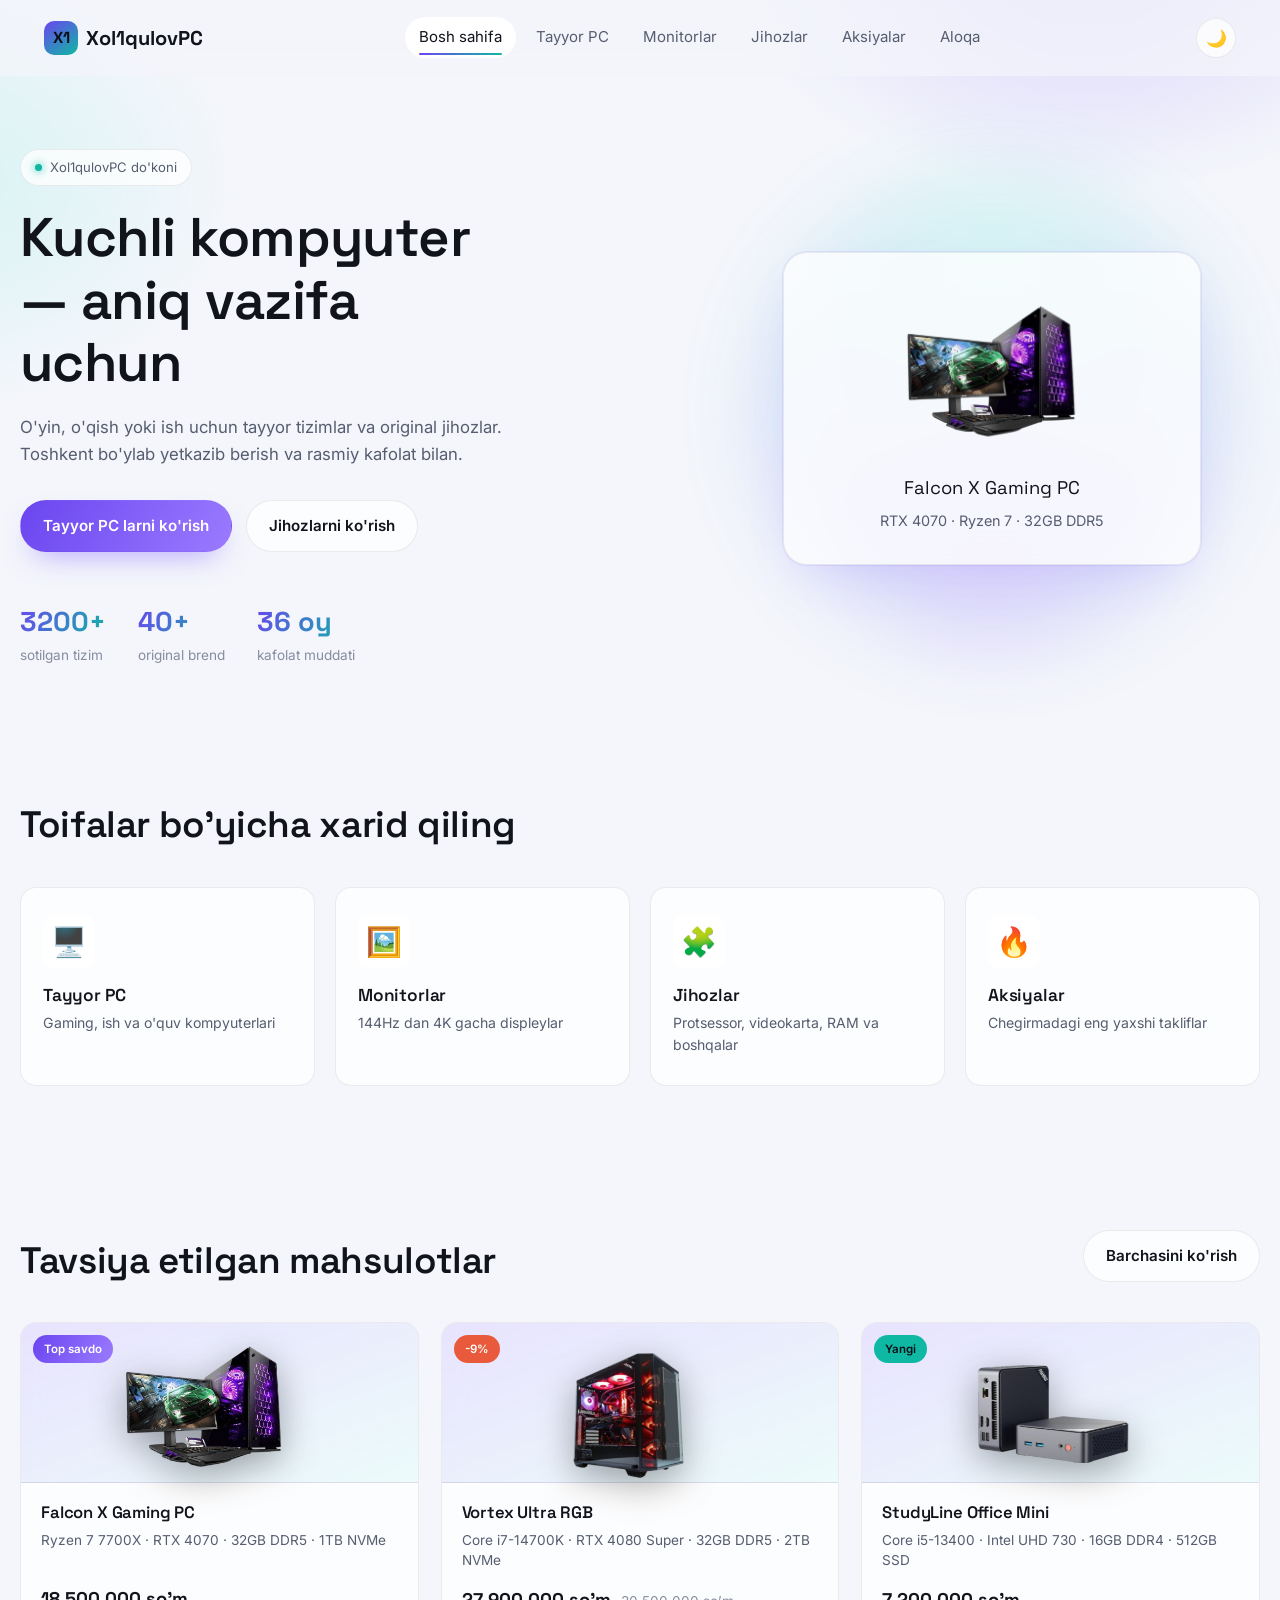
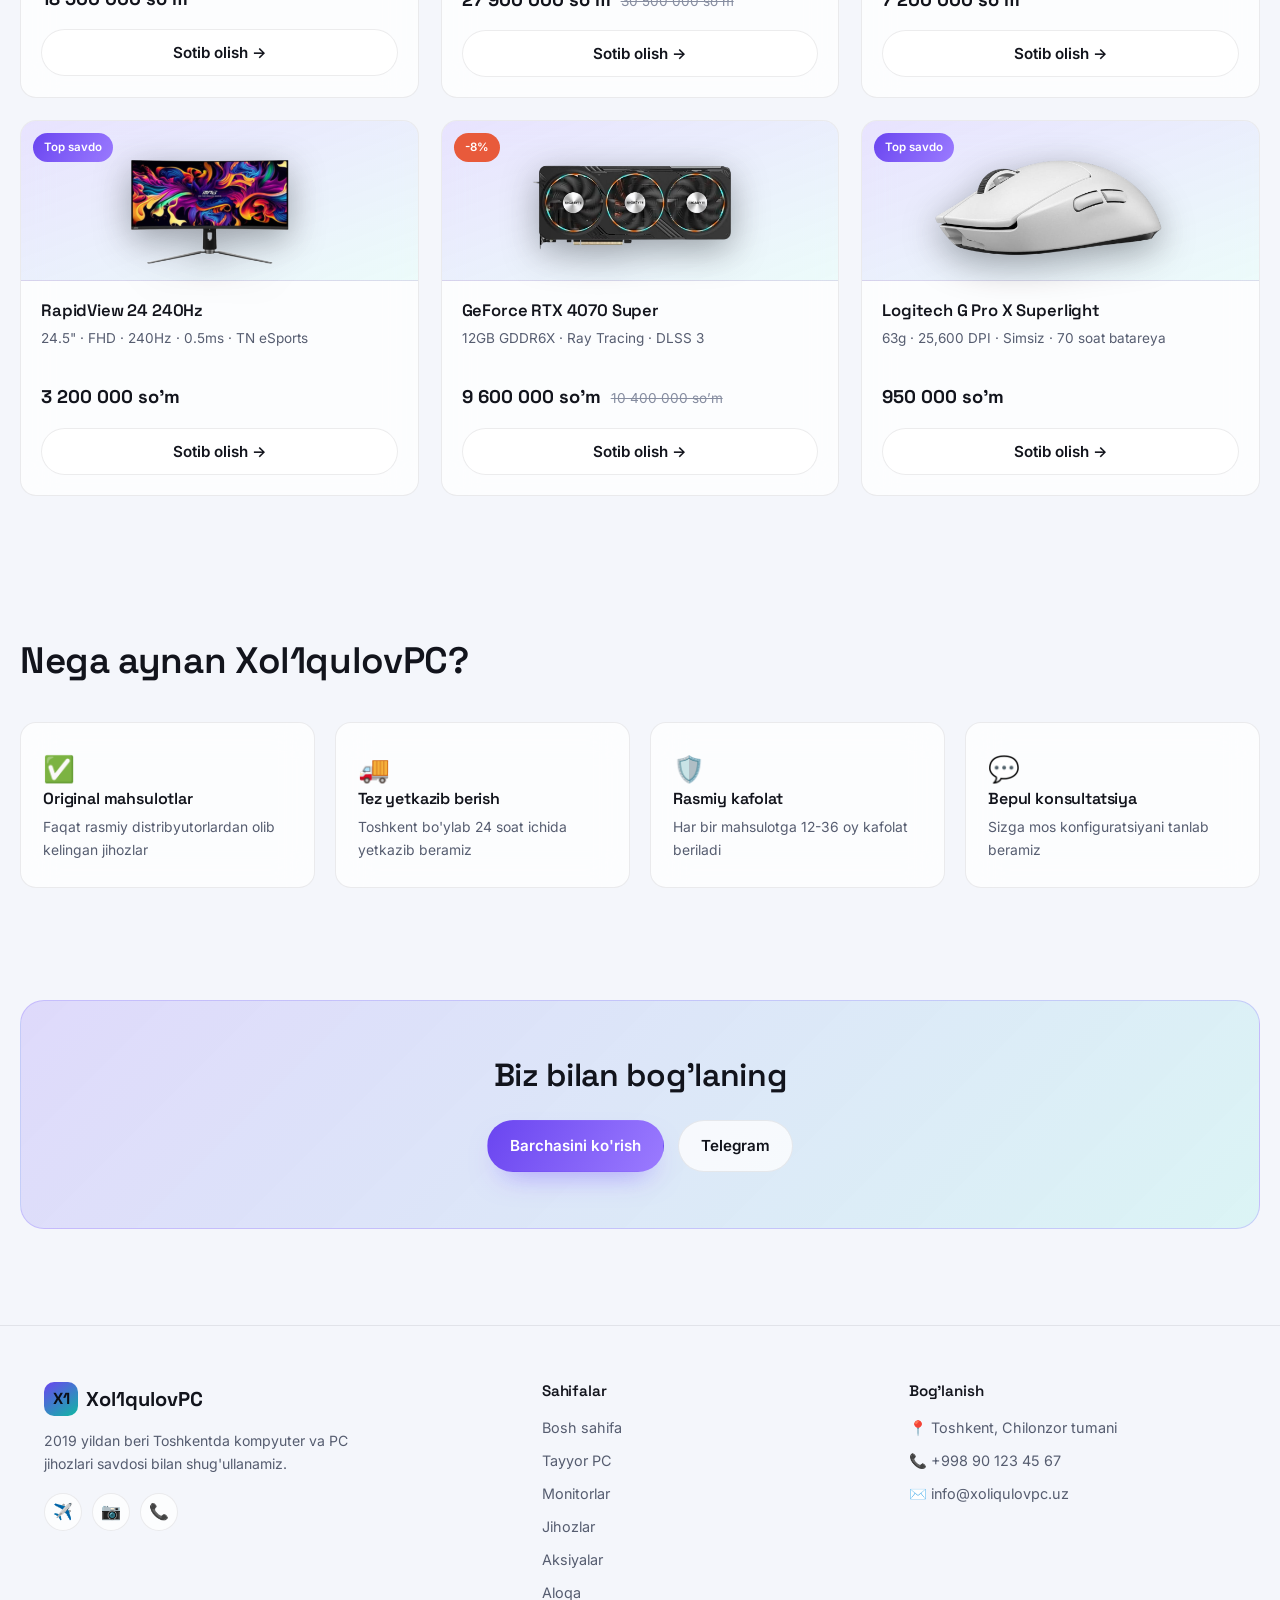
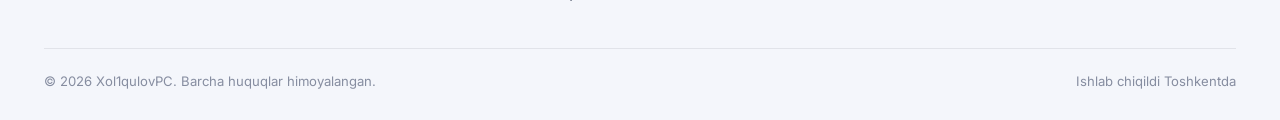
<file: index.html>
<!DOCTYPE html>
<html lang="uz">

<head>
  <meta charset="UTF-8" />
  <meta name="viewport" content="width=device-width, initial-scale=1.0" />
  <title>Xol1qulovPC</title>
  <meta name="description"
    content="Xol1qulovPC — tayyor gaming/ofis kompyuterlari, monitorlar va original PC jihozlari. Toshkent bo'ylab yetkazib berish va rasmiy kafolat." />
  <link rel="stylesheet" href="style.css" />
</head>

<body>

  <header class="site-header">
    <div class="site-header__inner">
      <a href="index.html" class="logo">
        <span class="logo__mark">X1</span>
        Xol1qulovPC
      </a>

      <nav class="main-nav">
        <a href="index.html" data-nav-link data-i18n="nav.home">Bosh sahifa</a>
        <a href="pcs.html" data-nav-link data-i18n="nav.pcs">Tayyor PC</a>
        <a href="monitors.html" data-nav-link data-i18n="nav.monitors">Monitorlar</a>
        <a href="parts.html" data-nav-link data-i18n="nav.parts">Jihozlar</a>
        <a href="deals.html" data-nav-link data-i18n="nav.deals">Aksiyalar</a>
        <a href="contact.html" data-nav-link data-i18n="nav.contact">Aloqa</a>
      </nav>

      <div class="header__actions">
        <button class="theme-toggle" aria-label="Mavzuni almashtirish">🌙</button>
        <button class="hamburger" aria-label="Menyuni ochish">
          <span></span><span></span><span></span>
        </button>
      </div>
    </div>
  </header>

  <div class="sidebar-overlay"></div>
  <aside class="sidebar">
    <div class="sidebar__top">
      <span class="logo"><span class="logo__mark">X1</span>Xol1qulovPC</span>
      <button class="sidebar__close" aria-label="Menyuni yopish">✕</button>
    </div>
    <nav class="sidebar__nav">
      <a href="index.html" data-nav-link data-i18n="nav.home">Bosh sahifa</a>
      <a href="pcs.html" data-nav-link data-i18n="nav.pcs">Tayyor PC</a>
      <a href="monitors.html" data-nav-link data-i18n="nav.monitors">Monitorlar</a>
      <a href="parts.html" data-nav-link data-i18n="nav.parts">Jihozlar</a>
      <a href="deals.html" data-nav-link data-i18n="nav.deals">Aksiyalar</a>
      <a href="contact.html" data-nav-link data-i18n="nav.contact">Aloqa</a>
    </nav>
    <div class="sidebar__divider"></div>
    <div class="sidebar__foot">
      <button class="theme-toggle" aria-label="Mavzuni almashtirish">🌙</button>
    </div>
  </aside>

  <main>
    <section class="container hero">
      <div>
        <span class="hero__eyebrow" data-i18n="hero.eyebrow">Xol1qulovPC do'koni</span>
        <h1 class="hero__title" data-i18n="hero.title">Kuchli kompyuter — aniq vazifa uchun</h1>
        <p class="hero__subtitle" data-i18n="hero.subtitle">
          O'yin, o'qish yoki ish uchun tayyor tizimlar va original jihozlar. Toshkent bo'ylab yetkazib berish va rasmiy
          kafolat bilan.
        </p>
        <div class="hero__actions">
          <a href="pcs.html" class="btn btn--primary" data-i18n="hero.cta.primary">Tayyor PC larni ko'rish</a>
          <a href="parts.html" class="btn btn--secondary" data-i18n="hero.cta.secondary">Jihozlarni ko'rish</a>
        </div>
        <div class="hero__stats">
          <div>
            <div class="hero__stat-value">3200+</div>
            <div class="hero__stat-label" data-i18n="hero.stat1.label">sotilgan tizim</div>
          </div>
          <div>
            <div class="hero__stat-value">40+</div>
            <div class="hero__stat-label" data-i18n="hero.stat2.label">original brend</div>
          </div>
          <div>
            <div class="hero__stat-value">36 oy</div>
            <div class="hero__stat-label" data-i18n="hero.stat3.label">kafolat muddati</div>
          </div>
        </div>
      </div>

      <div class="hero__visual">
        <div class="hero__orb"></div>
        <div class="hero__card glass">
          <span class="hero__card-icon"><img src="./pc0 (1).png" alt=""></span>
          <div class="hero__card-title">Falcon X Gaming PC</div>
          <div class="hero__card-specs">RTX 4070 · Ryzen 7 · 32GB DDR5</div>
        </div>
      </div>
    </section>

    <section class="container section">
      <div class="section__head">
        <div>
          <h2 class="section__title" data-i18n="section.categories">Toifalar bo'yicha xarid qiling</h2>
        </div>
      </div>
      <div class="category-grid">
        <a href="pcs.html" class="category-card glass">
          <span class="category-card__icon">🖥️</span>
          <h3 class="category-card__title" data-i18n="cat.pcs.title">Tayyor PC</h3>
          <p class="category-card__desc" data-i18n="cat.pcs.desc">Gaming, ish va o'quv kompyuterlari</p>
        </a>
        <a href="monitors.html" class="category-card glass">
          <span class="category-card__icon">🖼️</span>
          <h3 class="category-card__title" data-i18n="cat.monitors.title">Monitorlar</h3>
          <p class="category-card__desc" data-i18n="cat.monitors.desc">144Hz dan 4K gacha displeylar</p>
        </a>
        <a href="parts.html" class="category-card glass">
          <span class="category-card__icon">🧩</span>
          <h3 class="category-card__title" data-i18n="cat.parts.title">Jihozlar</h3>
          <p class="category-card__desc" data-i18n="cat.parts.desc">Protsessor, videokarta, RAM va boshqalar</p>
        </a>
        <a href="deals.html" class="category-card glass">
          <span class="category-card__icon">🔥</span>
          <h3 class="category-card__title" data-i18n="cat.deals.title">Aksiyalar</h3>
          <p class="category-card__desc" data-i18n="cat.deals.desc">Chegirmadagi eng yaxshi takliflar</p>
        </a>
      </div>
    </section>

    <section class="container section section--tight">
      <div class="section__head">
        <div>
          <h2 class="section__title" data-i18n="section.featured">Tavsiya etilgan mahsulotlar</h2>
        </div>
        <a href="pcs.html" class="btn btn--secondary" data-i18n="btn.viewAll">Barchasini ko'rish</a>
      </div>

      <div class="product-grid">

        <article class="product-card">
          <div class="product-card__media">
            <span class="badge badge--hot">Top savdo</span>
            <img src="pc0.png" alt="" class="product-card__icon">
          </div>
          <div class="product-card__body">
            <h3 class="product-card__name">Falcon X Gaming PC</h3>
            <p class="product-card__specs">Ryzen 7 7700X · RTX 4070 · 32GB DDR5 · 1TB NVMe</p>
            <div class="product-card__price-row">
              <span class="product-card__price">18 500 000 so’m</span>
            </div>
            <a href="https://t.me/xol1qulovu"><button class="btn btn--buy">Sotib olish &rarr;</button></a>
          </div>
        </article>

        <article class="product-card">
          <div class="product-card__media">
            <span class="badge badge--sale">-9%</span>
            <img src="pc1.png" alt="" class="product-card__icon">
          </div>
          <div class="product-card__body">
            <h3 class="product-card__name">Vortex Ultra RGB</h3>
            <p class="product-card__specs">Core i7-14700K · RTX 4080 Super · 32GB DDR5 · 2TB NVMe</p>
            <div class="product-card__price-row">
              <span class="product-card__price">27 900 000 so’m</span>
              <span class="product-card__old-price">30 500 000 so’m</span>
            </div>
            <a href="https://t.me/xol1qulovu"><button class="btn btn--buy">Sotib olish &rarr;</button></a>
          </div>
        </article>

        <article class="product-card">
          <div class="product-card__media">
            <span class="badge badge--new">Yangi</span>
            <img src="pc2.png" alt="" class="product-card__icon">
          </div>
          <div class="product-card__body">
            <h3 class="product-card__name">StudyLine Office Mini</h3>
            <p class="product-card__specs">Core i5-13400 · Intel UHD 730 · 16GB DDR4 · 512GB SSD</p>
            <div class="product-card__price-row">
              <span class="product-card__price">7 200 000 so’m</span>
            </div>
            <a href="https://t.me/xol1qulovu"><button class="btn btn--buy">Sotib olish &rarr;</button></a>
          </div>
        </article>

        <article class="product-card">
          <div class="product-card__media">
            <span class="badge badge--hot">Top savdo</span>
            <img src="monitor1.png" alt="" class="product-card__icon">
          </div>
          <div class="product-card__body">
            <h3 class="product-card__name">RapidView 24 240Hz</h3>
            <p class="product-card__specs">24.5" · FHD · 240Hz · 0.5ms · TN eSports</p>
            <div class="product-card__price-row">
              <span class="product-card__price">3 200 000 so’m</span>
            </div>
            <a href="https://t.me/xol1qulovu"><button class="btn btn--buy">Sotib olish &rarr;</button></a>
          </div>
        </article>

        <article class="product-card">
          <div class="product-card__media">
            <span class="badge badge--sale">-8%</span>
            <img src="gpu1.png" alt="" class="product-card__icon">
          </div>
          <div class="product-card__body">
            <h3 class="product-card__name">GeForce RTX 4070 Super</h3>
            <p class="product-card__specs">12GB GDDR6X · Ray Tracing · DLSS 3</p>
            <div class="product-card__price-row">
              <span class="product-card__price">9 600 000 so’m</span>
              <span class="product-card__old-price">10 400 000 so’m</span>
            </div>
            <a href="https://t.me/xol1qulovu"><button class="btn btn--buy">Sotib olish &rarr;</button></a>
          </div>
        </article>

        <article class="product-card">
          <div class="product-card__media">
            <span class="badge badge--hot">Top savdo</span>
            <img src="mouse1.png" alt="" class="product-card__icon">
          </div>
          <div class="product-card__body">
            <h3 class="product-card__name">Logitech G Pro X Superlight</h3>
            <p class="product-card__specs">63g · 25,600 DPI · Simsiz · 70 soat batareya</p>
            <div class="product-card__price-row">
              <span class="product-card__price">950 000 so’m</span>
            </div>
            <a href="https://t.me/xol1qulovu"><button class="btn btn--buy">Sotib olish &rarr;</button></a>
          </div>
        </article>

      </div>

      <div class="filter-bar">

      </div>

    </section>

    <section class="container section section--tight">
      <div class="section__head">
        <h2 class="section__title" data-i18n="section.why">Nega aynan Xol1qulovPC?</h2>
      </div>
      <div class="why-grid">
        <div class="why-card glass">
          <span class="why-card__icon">✅</span>
          <h3 class="why-card__title" data-i18n="why.1.title">Original mahsulotlar</h3>
          <p class="why-card__desc" data-i18n="why.1.desc">Faqat rasmiy distribyutorlardan olib kelingan jihozlar</p>
        </div>
        <div class="why-card glass">
          <span class="why-card__icon">🚚</span>
          <h3 class="why-card__title" data-i18n="why.2.title">Tez yetkazib berish</h3>
          <p class="why-card__desc" data-i18n="why.2.desc">Toshkent bo'ylab 24 soat ichida yetkazib beramiz</p>
        </div>
        <div class="why-card glass">
          <span class="why-card__icon">🛡️</span>
          <h3 class="why-card__title" data-i18n="why.3.title">Rasmiy kafolat</h3>
          <p class="why-card__desc" data-i18n="why.3.desc">Har bir mahsulotga 12-36 oy kafolat beriladi</p>
        </div>
        <div class="why-card glass">
          <span class="why-card__icon">💬</span>
          <h3 class="why-card__title" data-i18n="why.4.title">Bepul konsultatsiya</h3>
          <p class="why-card__desc" data-i18n="why.4.desc">Sizga mos konfiguratsiyani tanlab beramiz</p>
        </div>
      </div>
    </section>

    <section class="container section--tight">
      <div class="cta-band">
        <h2 class="cta-band__title" data-i18n="page.contact.title">Biz bilan bog'laning</h2>
        <div class="cta-band__actions">
          <a href="contact.html" class="btn btn--primary" data-i18n="btn.viewAll">Barchasini ko'rish</a>
          <a href="https://t.me/xoliqulov_pc" target="_blank" rel="noopener" class="btn btn--secondary">Telegram</a>
        </div>
      </div>
    </section>
  </main>

  <footer class="site-footer">
    <div class="container">
      <div class="footer-grid">
        <div class="footer-col">
          <div class="logo" style="margin-bottom:14px;"><span class="logo__mark">X1</span>Xol1qulovPC</div>
          <p class="footer-col__desc" data-i18n="footer.about.desc">2019 yildan beri Toshkentda kompyuter va PC
            jihozlari savdosi bilan shug'ullanamiz.</p>
          <div class="footer-social">
            <a href="https://t.me/xol1qulovu" target="_blank" rel="noopener" aria-label="Telegram">✈️</a>
            <a href="https://instagram.com" target="_blank" rel="noopener" aria-label="Instagram">📷</a>
            <a href="tel:+998901234567" aria-label="Telefon">📞</a>
          </div>
        </div>
        <div class="footer-col">
          <h4 class="footer-col__title" data-i18n="footer.links.title">Sahifalar</h4>
          <div class="footer-links">
            <a href="index.html" data-i18n="nav.home">Bosh sahifa</a>
            <a href="pcs.html" data-i18n="nav.pcs">Tayyor PC</a>
            <a href="monitors.html" data-i18n="nav.monitors">Monitorlar</a>
            <a href="parts.html" data-i18n="nav.parts">Jihozlar</a>
            <a href="deals.html" data-i18n="nav.deals">Aksiyalar</a>
            <a href="contact.html" data-i18n="nav.contact">Aloqa</a>
          </div>
        </div>
        <div class="footer-col">
          <h4 class="footer-col__title" data-i18n="footer.contact.title">Bog'lanish</h4>
          <div class="footer-contact">
            <span>📍 Toshkent, Chilonzor tumani</span>
            <span>📞 +998 90 123 45 67</span>
            <span>✉️ info@xoliqulovpc.uz</span>
          </div>
        </div>
      </div>
      <div class="footer-bottom">
        <span>© 2026 Xol1qulovPC. <span data-i18n="footer.rights">Barcha huquqlar himoyalangan.</span></span>
        <span>Ishlab chiqildi Toshkentda</span>
      </div>
    </div>
  </footer>

  <script src="products.js"></script>
  <script src="main.js"></script>
  <script>
    document.addEventListener("DOMContentLoaded", () => {
      renderFeaturedProducts("featured-products");
    });
  </script>
</body>

</html>
</file>
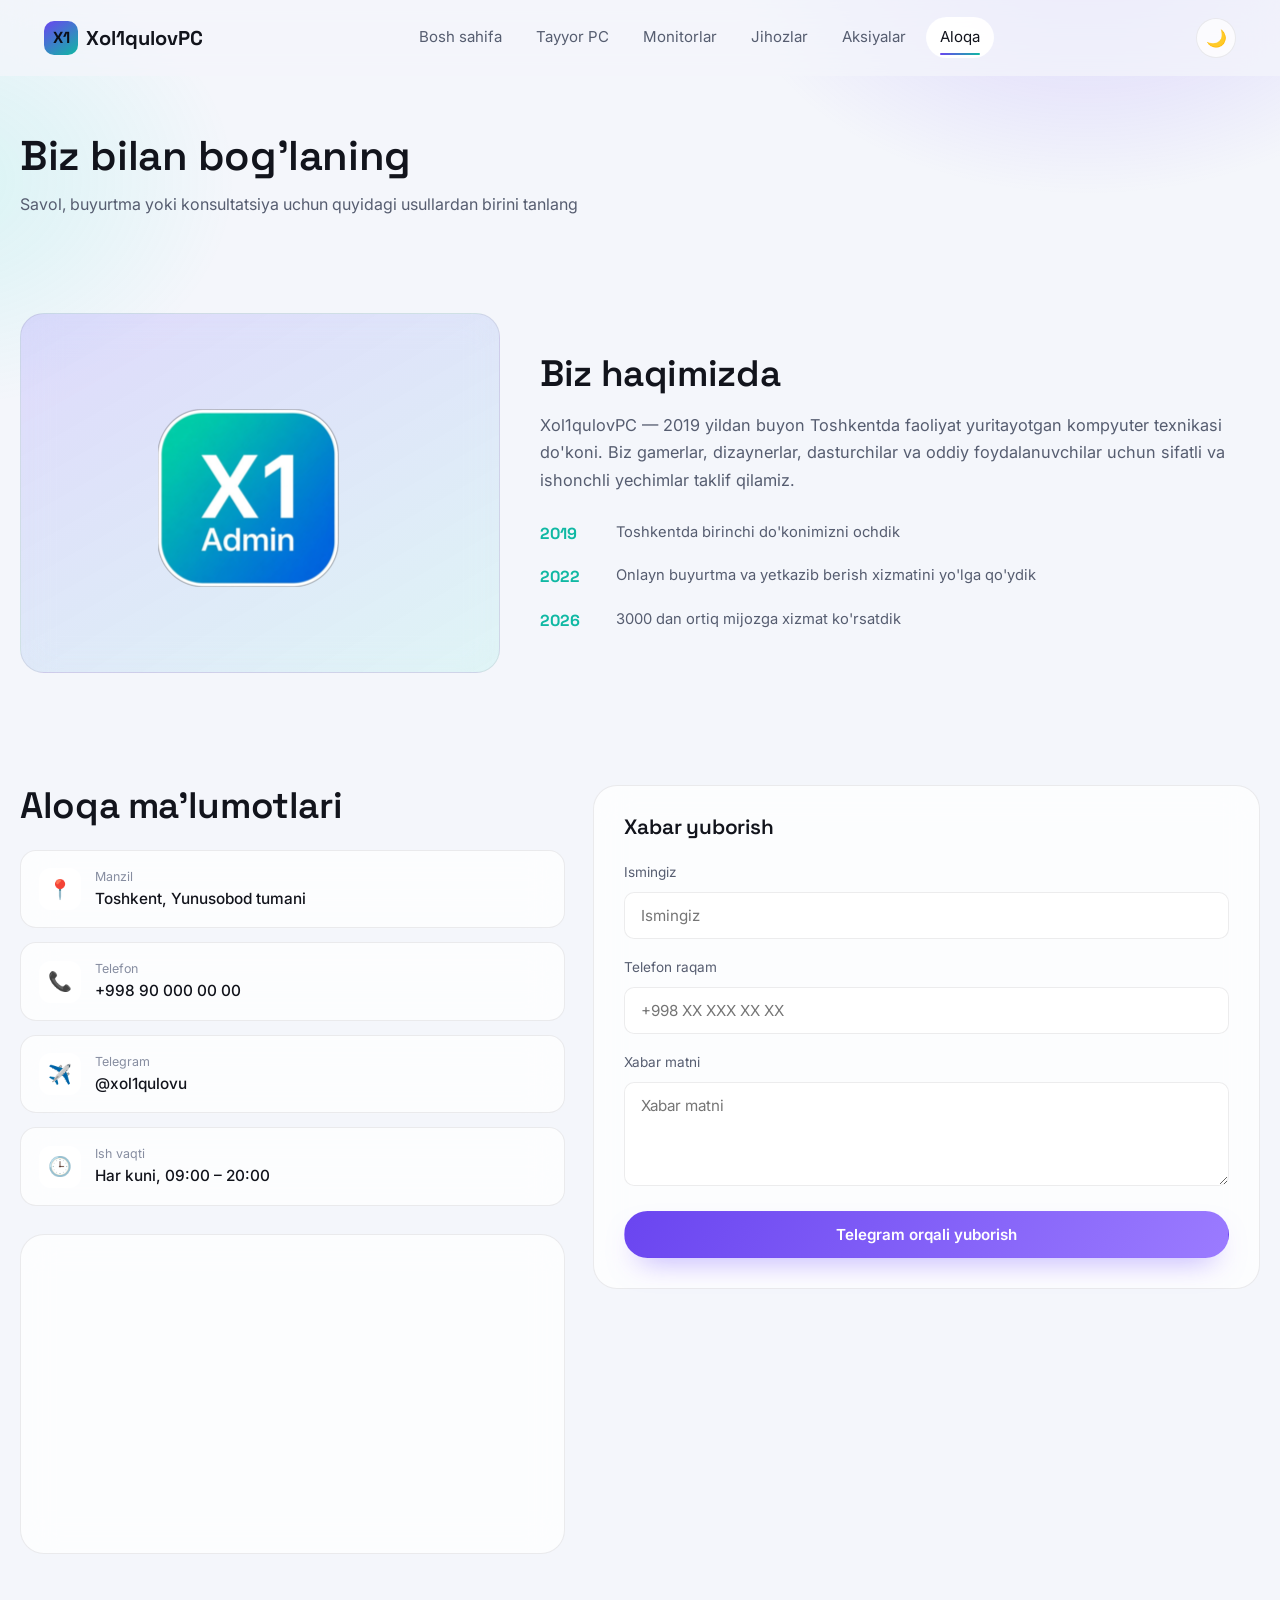
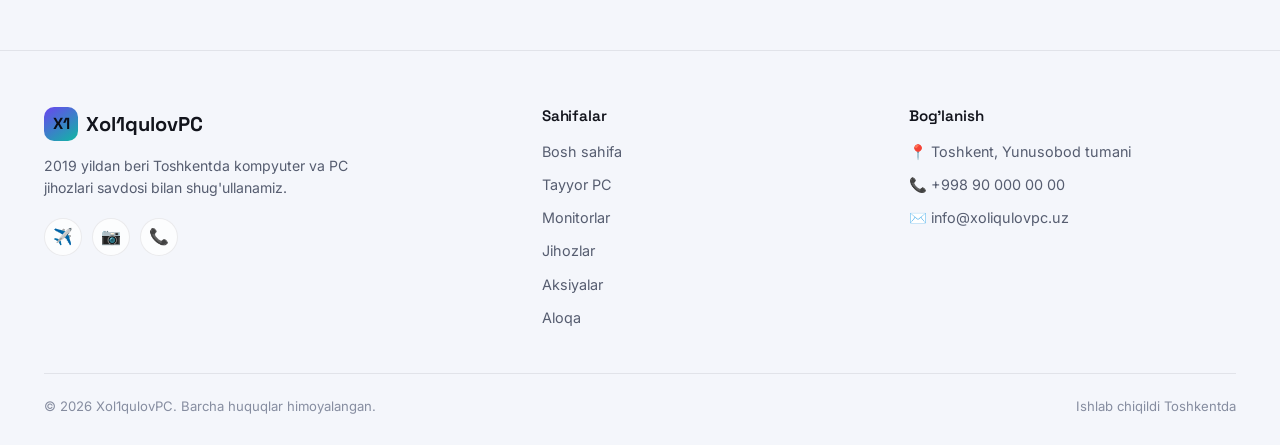
<file: contact.html>
<!DOCTYPE html>
<html lang="uz">
<head>
  <meta charset="UTF-8" />
  <meta name="viewport" content="width=device-width, initial-scale=1.0" />
  <title>Xol1qulovPC</title>
  <meta name="description" content="Xol1qulovPC do'koni haqida va biz bilan bog'lanish usullari: Telegram, telefon, manzil." />
  <link rel="stylesheet" href="style.css" />
</head>
<body>

  <header class="site-header">
    <div class="site-header__inner">
      <a href="index.html" class="logo">
        <span class="logo__mark">X1</span>
        Xol1qulovPC
      </a>
      <nav class="main-nav">
        <a href="index.html" data-nav-link data-i18n="nav.home">Bosh sahifa</a>
        <a href="pcs.html" data-nav-link data-i18n="nav.pcs">Tayyor PC</a>
        <a href="monitors.html" data-nav-link data-i18n="nav.monitors">Monitorlar</a>
        <a href="parts.html" data-nav-link data-i18n="nav.parts">Jihozlar</a>
        <a href="deals.html" data-nav-link data-i18n="nav.deals">Aksiyalar</a>
        <a href="contact.html" data-nav-link data-i18n="nav.contact">Aloqa</a>
      </nav>
      <div class="header__actions">
        <button class="theme-toggle" aria-label="Mavzuni almashtirish">🌙</button>
        <button class="hamburger" aria-label="Menyuni ochish">
          <span></span><span></span><span></span>
        </button>
      </div>
    </div>
  </header>

  <div class="sidebar-overlay"></div>
  <aside class="sidebar">
    <div class="sidebar__top">
      <span class="logo"><span class="logo__mark">X1</span>Xol1qulovPC</span>
      <button class="sidebar__close" aria-label="Menyuni yopish">✕</button>
    </div>
    <nav class="sidebar__nav">
      <a href="index.html" data-nav-link data-i18n="nav.home">Bosh sahifa</a>
      <a href="pcs.html" data-nav-link data-i18n="nav.pcs">Tayyor PC</a>
      <a href="monitors.html" data-nav-link data-i18n="nav.monitors">Monitorlar</a>
      <a href="parts.html" data-nav-link data-i18n="nav.parts">Jihozlar</a>
      <a href="deals.html" data-nav-link data-i18n="nav.deals">Aksiyalar</a>
      <a href="contact.html" data-nav-link data-i18n="nav.contact">Aloqa</a>
    </nav>
    <div class="sidebar__divider"></div>
    <div class="sidebar__foot">
      <button class="theme-toggle" aria-label="Mavzuni almashtirish">🌙</button>
    </div>
  </aside>

  <main>
    <div class="container page-header">
      <h1 class="page-header__title" data-i18n="page.contact.title">Biz bilan bog'laning</h1>
      <p class="page-header__subtitle" data-i18n="page.contact.subtitle">Savol, buyurtma yoki konsultatsiya uchun quyidagi usullardan birini tanlang</p>
    </div>

    <section class="container section section--tight">
      <div class="about-block">
        <div class="about-block__visual glass"><img src="./Admin.png" alt=""></div>
        <div>
          <h2 class="section__title" data-i18n="about.title">Biz haqimizda</h2>
          <p class="about-block__text" data-i18n="about.text">
            Xol1qulovPC — 2019 yildan buyon Toshkentda faoliyat yuritayotgan kompyuter texnikasi do'koni. Biz gamerlar, dizaynerlar, dasturchilar va oddiy foydalanuvchilar uchun sifatli va ishonchli yechimlar taklif qilamiz.
          </p>
          <div class="timeline">
            <div class="timeline-item">
              <div class="timeline-item__year">2019</div>
              <div class="timeline-item__text">Toshkentda birinchi do'konimizni ochdik</div>
            </div>
            <div class="timeline-item">
              <div class="timeline-item__year">2022</div>
              <div class="timeline-item__text">Onlayn buyurtma va yetkazib berish xizmatini yo'lga qo'ydik</div>
            </div>
            <div class="timeline-item">
              <div class="timeline-item__year">2026</div>
              <div class="timeline-item__text">3000 dan ortiq mijozga xizmat ko'rsatdik</div>
            </div>
          </div>
        </div>
      </div>
    </section>

    <section class="container section section--tight">
      <div class="contact-grid">
        <div>
          <h2 class="section__title" data-i18n="contact.info.title">Aloqa ma'lumotlari</h2>
          <div class="contact-info-list">
            <div class="contact-info-item glass">
              <span class="contact-info-item__icon">📍</span>
              <div>
                <div class="contact-info-item__label">Manzil</div>
                <div class="contact-info-item__value">Toshkent, Yunusobod tumani</div>
              </div>
            </div>
            <div class="contact-info-item glass">
              <span class="contact-info-item__icon">📞</span>
              <div>
                <div class="contact-info-item__label">Telefon</div>
                <div class="contact-info-item__value">+998 90 000 00 00</div>
              </div>
            </div>
            <div class="contact-info-item glass">
              <span class="contact-info-item__icon">✈️</span>
              <div>
                <div class="contact-info-item__label">Telegram</div>
                <div class="contact-info-item__value">@xol1qulovu</div>
              </div>
            </div>
            <div class="contact-info-item glass">
              <span class="contact-info-item__icon">🕒</span>
              <div>
                <div class="contact-info-item__label">Ish vaqti</div>
                <div class="contact-info-item__value">Har kuni, 09:00 – 20:00</div>
              </div>
            </div>
          </div>

          <div class="map-embed glass">
            <iframe
              src="https://www.google.com/maps/embed?pb=!1m18!1m12!1m3!1d45547.87695673969!2d69.28601624999999!3d41.3538992!2m3!1f0!2f0!3f0!3m2!1i1024!2i768!4f13.1!3m3!1m2!1s0x38ae8cb23888afb9%3A0x31c22300affbc36a!2z0K7QvdGD0YHQsNCx0LDQtNGB0LrQuNC5INGA0LDQudC-0L0sINCi0LDRiNC60LXQvdGCLCDQotCw0YjQutC10L3RgtGB0LrQsNGPINC-0LHQu9Cw0YHRgtGMLCDQo9C30LHQtdC60LjRgdGC0LDQvQ!5e1!3m2!1sru!2s!4v1789659879854!5m2!1sru!2s" 
              width="600" 
              height="450" 
              style="border:0;" 
              allowfullscreen="" 
              loading="lazy" 
              title="Xol1qulovPC manzili xaritada"
              referrerpolicy="no-referrer-when-downgrade">
            </iframe>
          </div>
        </div>

        <form class="contact-form glass" id="contact-form">
          <h2 class="section__title" style="font-size:1.3rem; margin-bottom:22px;" data-i18n="contact.form.title">Xabar yuborish</h2>

          <div class="form-group">
            <label for="cf-name" data-i18n="contact.form.name">Ismingiz</label>
            <input type="text" id="cf-name" name="name" required data-i18n-placeholder="contact.form.name" placeholder="Ismingiz" />
          </div>

          <div class="form-group">
            <label for="cf-phone" data-i18n="contact.form.phone">Telefon raqam</label>
            <input type="tel" id="cf-phone" name="phone" required placeholder="+998 XX XXX XX XX" />
          </div>

          <div class="form-group">
            <label for="cf-message" data-i18n="contact.form.message">Xabar matni</label>
            <textarea id="cf-message" name="message" rows="4" data-i18n-placeholder="contact.form.message" placeholder="Xabar matni"></textarea>
          </div>

          <button type="submit" class="btn btn--primary btn--block" data-i18n="contact.form.submit">Telegram orqali yuborish</button>
        </form>
      </div>
    </section>
  </main>

  <footer class="site-footer">
    <div class="container">
      <div class="footer-grid">
        <div class="footer-col">
          <div class="logo" style="margin-bottom:14px;"><span class="logo__mark">X1</span>Xol1qulovPC</div>
          <p class="footer-col__desc" data-i18n="footer.about.desc">2019 yildan beri Toshkentda kompyuter va PC jihozlari savdosi bilan shug'ullanamiz.</p>
          <div class="footer-social">
            <a href="https://t.me/xol1qulovu" target="_blank" rel="noopener" aria-label="Telegram">✈️</a>
            <a href="https://instagram.com" target="_blank" rel="noopener" aria-label="Instagram">📷</a>
            <a href="tel:+99890000000" aria-label="Telefon">📞</a>
          </div>
        </div>
        <div class="footer-col">
          <h4 class="footer-col__title" data-i18n="footer.links.title">Sahifalar</h4>
          <div class="footer-links">
            <a href="index.html" data-i18n="nav.home">Bosh sahifa</a>
            <a href="pcs.html" data-i18n="nav.pcs">Tayyor PC</a>
            <a href="monitors.html" data-i18n="nav.monitors">Monitorlar</a>
            <a href="parts.html" data-i18n="nav.parts">Jihozlar</a>
            <a href="deals.html" data-i18n="nav.deals">Aksiyalar</a>
            <a href="contact.html" data-i18n="nav.contact">Aloqa</a>
          </div>
        </div>
        <div class="footer-col">
          <h4 class="footer-col__title" data-i18n="footer.contact.title">Bog'lanish</h4>
          <div class="footer-contact">
            <span>📍 Toshkent, Yunusobod tumani</span>
            <span>📞 +998 90 000 00 00</span>
            <span>✉️ info@xoliqulovpc.uz</span>
          </div>
        </div>
      </div>
      <div class="footer-bottom">
        <span>© 2026 Xol1qulovPC. <span data-i18n="footer.rights">Barcha huquqlar himoyalangan.</span></span>
        <span>Ishlab chiqildi Toshkentda</span>
      </div>
    </div>
  </footer>

  <script src="products.js"></script>
  <script src="main.js"></script>
  <script>
    document.getElementById("contact-form").addEventListener("submit", function (e) {
      e.preventDefault();
      const name = document.getElementById("cf-name").value.trim();
      const phone = document.getElementById("cf-phone").value.trim();
      const message = document.getElementById("cf-message").value.trim();

      const text = `Yangi murojaat!\nIsm: ${name}\nTelefon: ${phone}\nXabar: ${message || "-"}`;
      const url = `https://t.me/${TELEGRAM_USERNAME}?text=${encodeURIComponent(text)}`;
      window.open(url, "_blank");
      this.reset();
    });
  </script>
</body>
</html>
</file>
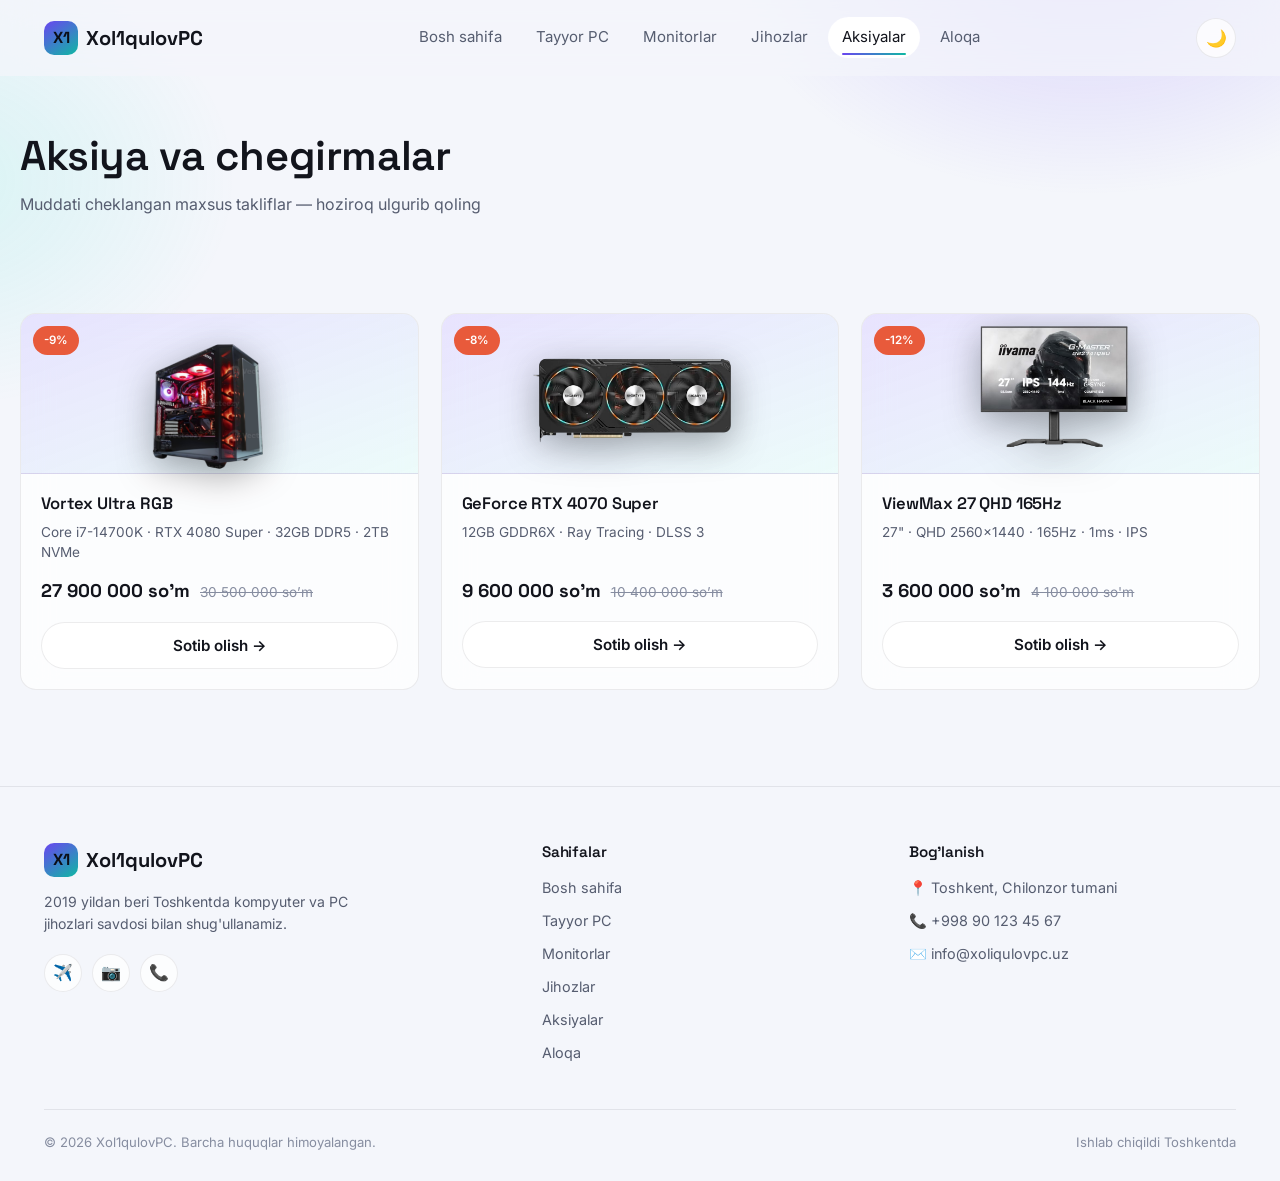
<file: deals.html>
<!DOCTYPE html>
<html lang="uz">

<head>
  <meta charset="UTF-8" />
  <meta name="viewport" content="width=device-width, initial-scale=1.0" />
  <title>Xol1qulovPC</title>
  <meta name="description"
    content="Chegirmadagi kompyuterlar, monitorlar va jihozlar. Muddati cheklangan maxsus takliflar." />
  <link rel="stylesheet" href="style.css" />
</head>

<body>

  <header class="site-header">
    <div class="site-header__inner">
      <a href="index.html" class="logo">
        <span class="logo__mark">X1</span>
        Xol1qulovPC
      </a>
      <nav class="main-nav">
        <a href="index.html" data-nav-link data-i18n="nav.home">Bosh sahifa</a>
        <a href="pcs.html" data-nav-link data-i18n="nav.pcs">Tayyor PC</a>
        <a href="monitors.html" data-nav-link data-i18n="nav.monitors">Monitorlar</a>
        <a href="parts.html" data-nav-link data-i18n="nav.parts">Jihozlar</a>
        <a href="deals.html" data-nav-link data-i18n="nav.deals">Aksiyalar</a>
        <a href="contact.html" data-nav-link data-i18n="nav.contact">Aloqa</a>
      </nav>
      <div class="header__actions">

        <button class="theme-toggle" aria-label="Mavzuni almashtirish">🌙</button>
        <button class="hamburger" aria-label="Menyuni ochish">
          <span></span><span></span><span></span>
        </button>
      </div>
    </div>
  </header>

  <div class="sidebar-overlay"></div>
  <aside class="sidebar">
    <div class="sidebar__top">
      <span class="logo"><span class="logo__mark">X1</span>Xol1qulovPC</span>
      <button class="sidebar__close" aria-label="Menyuni yopish">✕</button>
    </div>
    <nav class="sidebar__nav">
      <a href="index.html" data-nav-link data-i18n="nav.home">Bosh sahifa</a>
      <a href="pcs.html" data-nav-link data-i18n="nav.pcs">Tayyor PC</a>
      <a href="monitors.html" data-nav-link data-i18n="nav.monitors">Monitorlar</a>
      <a href="parts.html" data-nav-link data-i18n="nav.parts">Jihozlar</a>
      <a href="deals.html" data-nav-link data-i18n="nav.deals">Aksiyalar</a>
      <a href="contact.html" data-nav-link data-i18n="nav.contact">Aloqa</a>
    </nav>
    <div class="sidebar__divider"></div>
    <div class="sidebar__foot">

      <button class="theme-toggle" aria-label="Mavzuni almashtirish">🌙</button>
    </div>
  </aside>

  <main>
    <div class="container page-header">
      <h1 class="page-header__title" data-i18n="page.deals.title">Aksiya va chegirmalar</h1>
      <p class="page-header__subtitle" data-i18n="page.deals.subtitle">Muddati cheklangan maxsus takliflar — hoziroq
        ulgurib qoling</p>
    </div>


    <section class="container section section--tight">
      <div class="product-grid">

        <article class="product-card">
          <div class="product-card__media">
            <span class="badge badge--sale">-9%</span>
            <img src="pc1.png" alt="" class="product-card__icon">
          </div>
          <div class="product-card__body">
            <h3 class="product-card__name">Vortex Ultra RGB</h3>
            <p class="product-card__specs">Core i7-14700K · RTX 4080 Super · 32GB DDR5 · 2TB NVMe</p>
            <div class="product-card__price-row">
              <span class="product-card__price">27 900 000 so’m</span>
              <span class="product-card__old-price">30 500 000 so’m</span>
            </div>
            <a href="https://t.me/xol1qulovu"><button class="btn btn--buy">Sotib olish &rarr;</button></a>
          </div>
        </article>

        <article class="product-card">
          <div class="product-card__media">
            <span class="badge badge--sale">-8%</span>
            <img src="gpu1.png" alt="" class="product-card__icon">
          </div>
          <div class="product-card__body">
            <h3 class="product-card__name">GeForce RTX 4070 Super</h3>
            <p class="product-card__specs">12GB GDDR6X · Ray Tracing · DLSS 3</p>
            <div class="product-card__price-row">
              <span class="product-card__price">9 600 000 so’m</span>
              <span class="product-card__old-price">10 400 000 so’m</span>
            </div>
            <a href="https://t.me/xol1qulovu"><button class="btn btn--buy">Sotib olish &rarr;</button></a>
          </div>
        </article>

        <article class="product-card">
          <div class="product-card__media">
            <span class="badge badge--sale">-12%</span>
            <img src="monitor2.png" alt="" class="product-card__icon">
          </div>
          <div class="product-card__body">
            <h3 class="product-card__name">ViewMax 27 QHD 165Hz</h3>
            <p class="product-card__specs">27" · QHD 2560x1440 · 165Hz · 1ms · IPS</p>
            <div class="product-card__price-row">
              <span class="product-card__price">3 600 000 so'm</span>
              <span class="product-card__old-price">4 100 000 so'm</span>
            </div>
            <a href="https://t.me/xol1qulovu"><button class="btn btn--buy">Sotib olish &rarr;</button></a>
          </div>
        </article>

      </div>
    </section>

  </main>

  <footer class="site-footer">
    <div class="container">
      <div class="footer-grid">
        <div class="footer-col">
          <div class="logo" style="margin-bottom:14px;"><span class="logo__mark">X1</span>Xol1qulovPC</div>
          <p class="footer-col__desc" data-i18n="footer.about.desc">2019 yildan beri Toshkentda kompyuter va PC
            jihozlari savdosi bilan shug'ullanamiz.</p>
          <div class="footer-social">
            <a href="https://t.me/xol1qulovu" target="_blank" rel="noopener" aria-label="Telegram">✈️</a>
            <a href="https://instagram.com" target="_blank" rel="noopener" aria-label="Instagram">📷</a>
            <a href="tel:+998901234567" aria-label="Telefon">📞</a>
          </div>
        </div>
        <div class="footer-col">
          <h4 class="footer-col__title" data-i18n="footer.links.title">Sahifalar</h4>
          <div class="footer-links">
            <a href="index.html" data-i18n="nav.home">Bosh sahifa</a>
            <a href="pcs.html" data-i18n="nav.pcs">Tayyor PC</a>
            <a href="monitors.html" data-i18n="nav.monitors">Monitorlar</a>
            <a href="parts.html" data-i18n="nav.parts">Jihozlar</a>
            <a href="deals.html" data-i18n="nav.deals">Aksiyalar</a>
            <a href="contact.html" data-i18n="nav.contact">Aloqa</a>
          </div>
        </div>
        <div class="footer-col">
          <h4 class="footer-col__title" data-i18n="footer.contact.title">Bog'lanish</h4>
          <div class="footer-contact">
            <span>📍 Toshkent, Chilonzor tumani</span>
            <span>📞 +998 90 123 45 67</span>
            <span>✉️ info@xoliqulovpc.uz</span>
          </div>
        </div>
      </div>
      <div class="footer-bottom">
        <span>© 2026 Xol1qulovPC. <span data-i18n="footer.rights">Barcha huquqlar himoyalangan.</span></span>
        <span>Ishlab chiqildi Toshkentda</span>
      </div>
    </div>
  </footer>

  <script src="products.js"></script>
  <script src="main.js"></script>

</body>

</html>
</file>
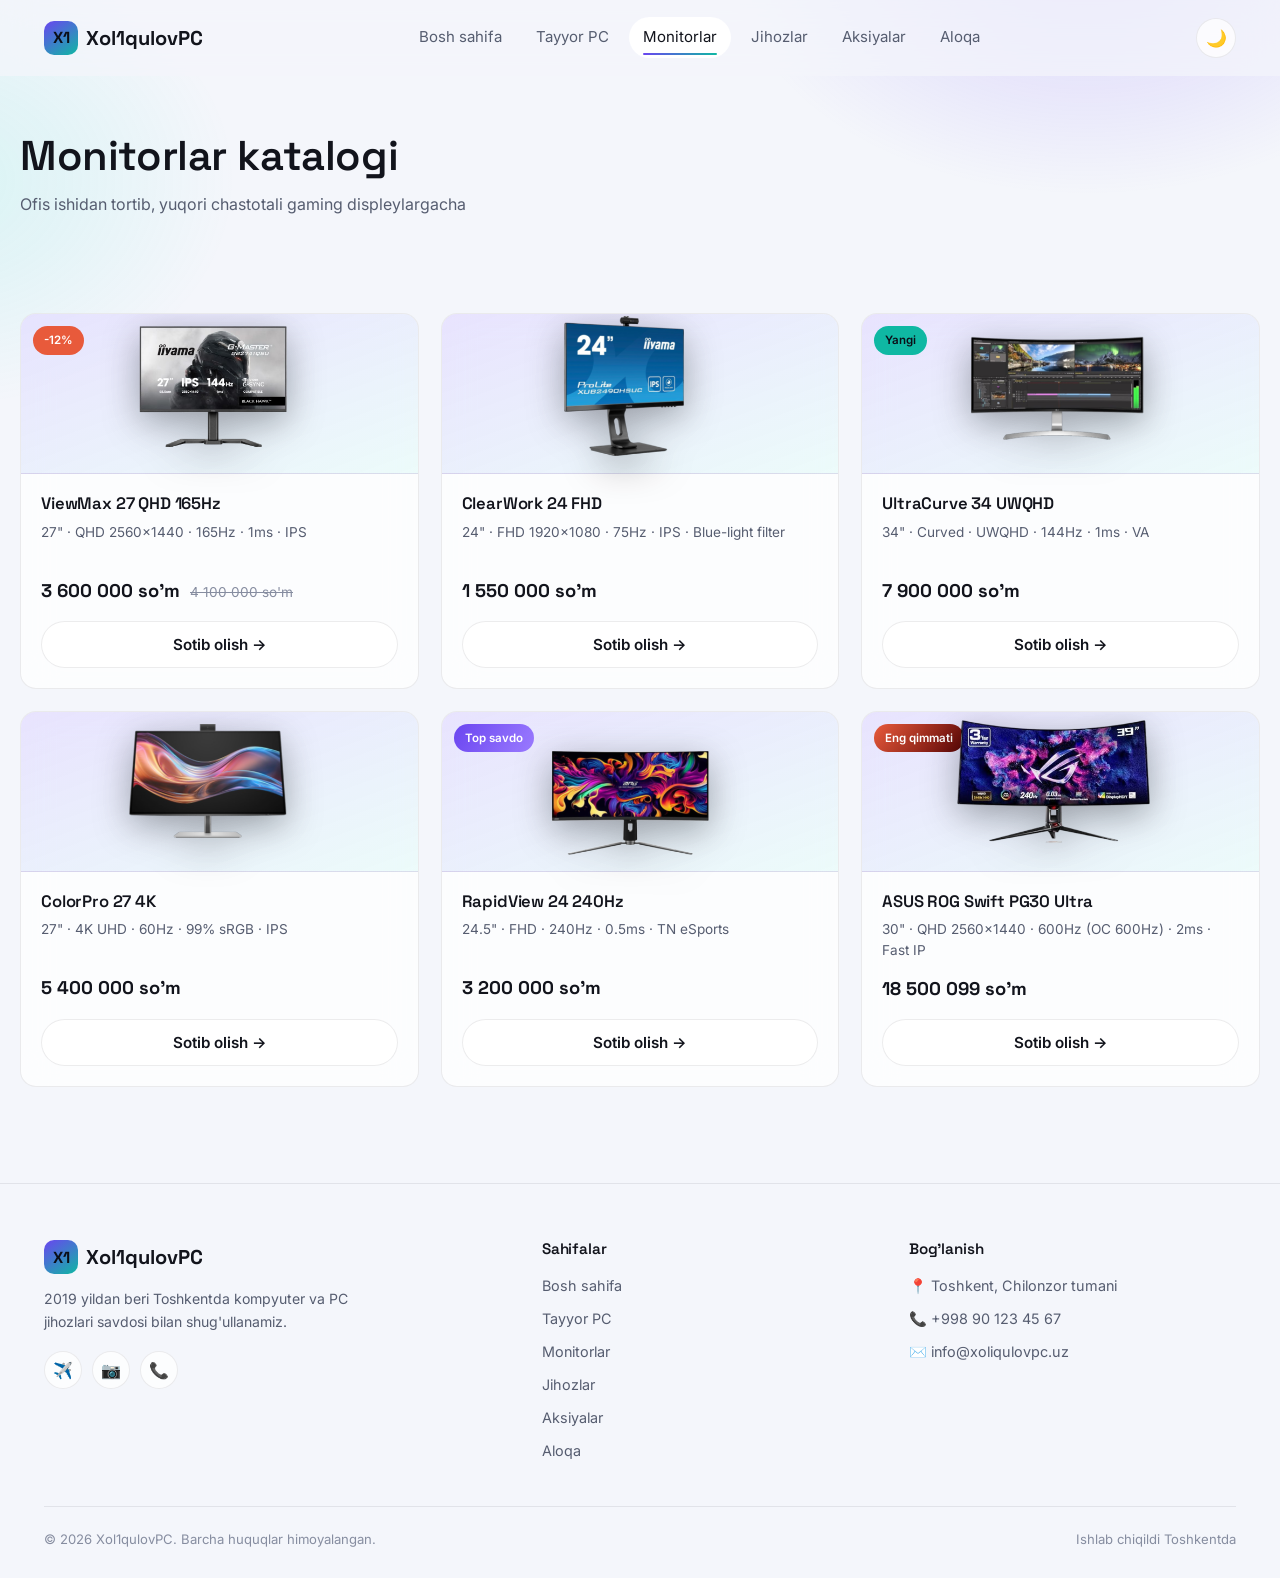
<file: monitors.html>
<!DOCTYPE html>
<html lang="uz">

<head>
  <meta charset="UTF-8" />
  <meta name="viewport" content="width=device-width, initial-scale=1.0" />
  <title>Xol1qulovPC</title>
  <meta name="description" content="Ofis, dizayn va gaming monitorlar katalogi. Xol1qulovPC do'konidan xarid qiling." />
  <link rel="stylesheet" href="style.css" />
</head>

<body>

  <header class="site-header">
    <div class="site-header__inner">
      <a href="index.html" class="logo">
        <span class="logo__mark">X1</span>
        Xol1qulovPC
      </a>
      <nav class="main-nav">
        <a href="index.html" data-nav-link data-i18n="nav.home">Bosh sahifa</a>
        <a href="pcs.html" data-nav-link data-i18n="nav.pcs">Tayyor PC</a>
        <a href="monitors.html" data-nav-link data-i18n="nav.monitors">Monitorlar</a>
        <a href="parts.html" data-nav-link data-i18n="nav.parts">Jihozlar</a>
        <a href="deals.html" data-nav-link data-i18n="nav.deals">Aksiyalar</a>
        <a href="contact.html" data-nav-link data-i18n="nav.contact">Aloqa</a>
      </nav>
      <div class="header__actions">

        <button class="theme-toggle" aria-label="Mavzuni almashtirish">🌙</button>
        <button class="hamburger" aria-label="Menyuni ochish">
          <span></span><span></span><span></span>
        </button>
      </div>
    </div>
  </header>

  <div class="sidebar-overlay"></div>
  <aside class="sidebar">
    <div class="sidebar__top">
      <span class="logo"><span class="logo__mark">X1</span>Xol1qulovPC</span>
      <button class="sidebar__close" aria-label="Menyuni yopish">✕</button>
    </div>
    <nav class="sidebar__nav">
      <a href="index.html" data-nav-link data-i18n="nav.home">Bosh sahifa</a>
      <a href="pcs.html" data-nav-link data-i18n="nav.pcs">Tayyor PC</a>
      <a href="monitors.html" data-nav-link data-i18n="nav.monitors">Monitorlar</a>
      <a href="parts.html" data-nav-link data-i18n="nav.parts">Jihozlar</a>
      <a href="deals.html" data-nav-link data-i18n="nav.deals">Aksiyalar</a>
      <a href="contact.html" data-nav-link data-i18n="nav.contact">Aloqa</a>
    </nav>
    <div class="sidebar__divider"></div>
    <div class="sidebar__foot">

      <button class="theme-toggle" aria-label="Mavzuni almashtirish">🌙</button>
    </div>
  </aside>

  <main>
    <div class="container page-header">
      <h1 class="page-header__title" data-i18n="page.monitors.title">Monitorlar katalogi</h1>
      <p class="page-header__subtitle" data-i18n="page.monitors.subtitle">Ofis ishidan tortib, yuqori chastotali gaming
        displeylargacha</p>
    </div>

    <section class="container section section--tight">


      <div class="product-grid" id="monitors-">

        <article class="product-card">
          <div class="product-card__media">
            <span class="badge badge--sale">-12%</span>
            <img src="monitor2.png" alt="" class="product-card__icon">
          </div>
          <div class="product-card__body">
            <h3 class="product-card__name">ViewMax 27 QHD 165Hz</h3>
            <p class="product-card__specs">27" · QHD 2560x1440 · 165Hz · 1ms · IPS</p>
            <div class="product-card__price-row">
              <span class="product-card__price">3 600 000 so'm</span>
              <span class="product-card__old-price">4 100 000 so'm</span>
            </div>
            <a href="https://t.me/xol1qulovu"><button class="btn btn--buy">Sotib olish &rarr;</button></a>
          </div>
        </article>

        <article class="product-card">
          <div class="product-card__media">
            <img src="monitor3.png" alt="" class="product-card__icon">
          </div>
          <div class="product-card__body">
            <h3 class="product-card__name">ClearWork 24 FHD</h3>
            <p class="product-card__specs">24" · FHD 1920x1080 · 75Hz · IPS · Blue-light filter</p>
            <div class="product-card__price-row">
              <span class="product-card__price">1 550 000 so'm</span>
            </div>
            <a href="https://t.me/xol1qulovu"><button class="btn btn--buy">Sotib olish &rarr;</button></a>
          </div>
        </article>

        <article class="product-card">
          <div class="product-card__media">
            <span class="badge badge--new">Yangi</span>
            <img src="monitor4.png" alt="" class="product-card__icon">
          </div>
          <div class="product-card__body">
            <h3 class="product-card__name">UltraCurve 34 UWQHD</h3>
            <p class="product-card__specs">34" · Curved · UWQHD · 144Hz · 1ms · VA</p>
            <div class="product-card__price-row">
              <span class="product-card__price">7 900 000 so'm</span>
            </div>
            <a href="https://t.me/xol1qulovu"><button class="btn btn--buy">Sotib olish &rarr;</button></a>
          </div>
        </article>

        <article class="product-card">
          <div class="product-card__media">
            <img src="monitor5.png" alt="" class="product-card__icon">
          </div>
          <div class="product-card__body">
            <h3 class="product-card__name">ColorPro 27 4K</h3>
            <p class="product-card__specs">27" · 4K UHD · 60Hz · 99% sRGB · IPS</p>
            <div class="product-card__price-row">
              <span class="product-card__price">5 400 000 so'm</span>
            </div>
            <a href="https://t.me/xol1qulovu"><button class="btn btn--buy">Sotib olish &rarr;</button></a>
          </div>
        </article>

        <article class="product-card">
          <div class="product-card__media">
            <span class="badge badge--hot">Top savdo</span>
            <img src="monitor1.png" alt="" class="product-card__icon">
          </div>
          <div class="product-card__body">
            <h3 class="product-card__name">RapidView 24 240Hz</h3>
            <p class="product-card__specs">24.5" · FHD · 240Hz · 0.5ms · TN eSports</p>
            <div class="product-card__price-row">
              <span class="product-card__price">3 200 000 so’m</span>
            </div>
            <a href="https://t.me/xol1qulovu"><button class="btn btn--buy">Sotib olish &rarr;</button></a>
          </div>
        </article>

        <article class="product-card">
          <div class="product-card__media">
            <span class="badge badge--eng">Eng qimmati</span>
            <img src="monitor6.png" alt="" class="product-card__icon">
          </div>
          <div class="product-card__body">
            <h3 class="product-card__name">ASUS ROG Swift PG30 Ultra</h3>
            <p class="product-card__specs">30" · QHD 2560x1440 · 600Hz (OC 600Hz) · 2ms · Fast IP</p>
            <div class="product-card__price-row">
              <span class="product-card__price">18 500 099 so’m</span>
            </div>
            <a href="https://t.me/xol1qulovu"><button class="btn btn--buy">Sotib olish &rarr;</button></a>
          </div>
        </article>

      </div>
    </section>
  </main>

  <footer class="site-footer">
    <div class="container">
      <div class="footer-grid">
        <div class="footer-col">
          <div class="logo" style="margin-bottom:14px;"><span class="logo__mark">X1</span>Xol1qulovPC</div>
          <p class="footer-col__desc" data-i18n="footer.about.desc">2019 yildan beri Toshkentda kompyuter va PC
            jihozlari savdosi bilan shug'ullanamiz.</p>
          <div class="footer-social">
            <a href="https://t.me/xol1qulovu" target="_blank" rel="noopener" aria-label="Telegram">✈️</a>
            <a href="https://instagram.com" target="_blank" rel="noopener" aria-label="Instagram">📷</a>
            <a href="tel:+998901234567" aria-label="Telefon">📞</a>
          </div>
        </div>
        <div class="footer-col">
          <h4 class="footer-col__title" data-i18n="footer.links.title">Sahifalar</h4>
          <div class="footer-links">
            <a href="index.html" data-i18n="nav.home">Bosh sahifa</a>
            <a href="pcs.html" data-i18n="nav.pcs">Tayyor PC</a>
            <a href="monitors.html" data-i18n="nav.monitors">Monitorlar</a>
            <a href="parts.html" data-i18n="nav.parts">Jihozlar</a>
            <a href="deals.html" data-i18n="nav.deals">Aksiyalar</a>
            <a href="contact.html" data-i18n="nav.contact">Aloqa</a>
          </div>
        </div>
        <div class="footer-col">
          <h4 class="footer-col__title" data-i18n="footer.contact.title">Bog'lanish</h4>
          <div class="footer-contact">
            <span>📍 Toshkent, Chilonzor tumani</span>
            <span>📞 +998 90 123 45 67</span>
            <span>✉️ info@xoliqulovpc.uz</span>
          </div>
        </div>
      </div>
      <div class="footer-bottom">
        <span>© 2026 Xol1qulovPC. <span data-i18n="footer.rights">Barcha huquqlar himoyalangan.</span></span>
        <span>Ishlab chiqildi Toshkentda</span>
      </div>
    </div>
  </footer>

  <script src="products.js"></script>
  <script src="main.js"></script>
  <script>
    document.addEventListener("DOMContentLoaded", () => {
      initProductPage("monitors", "monitors-products", "monitors-filter");
    });
  </script>
</body>

</html>
</file>
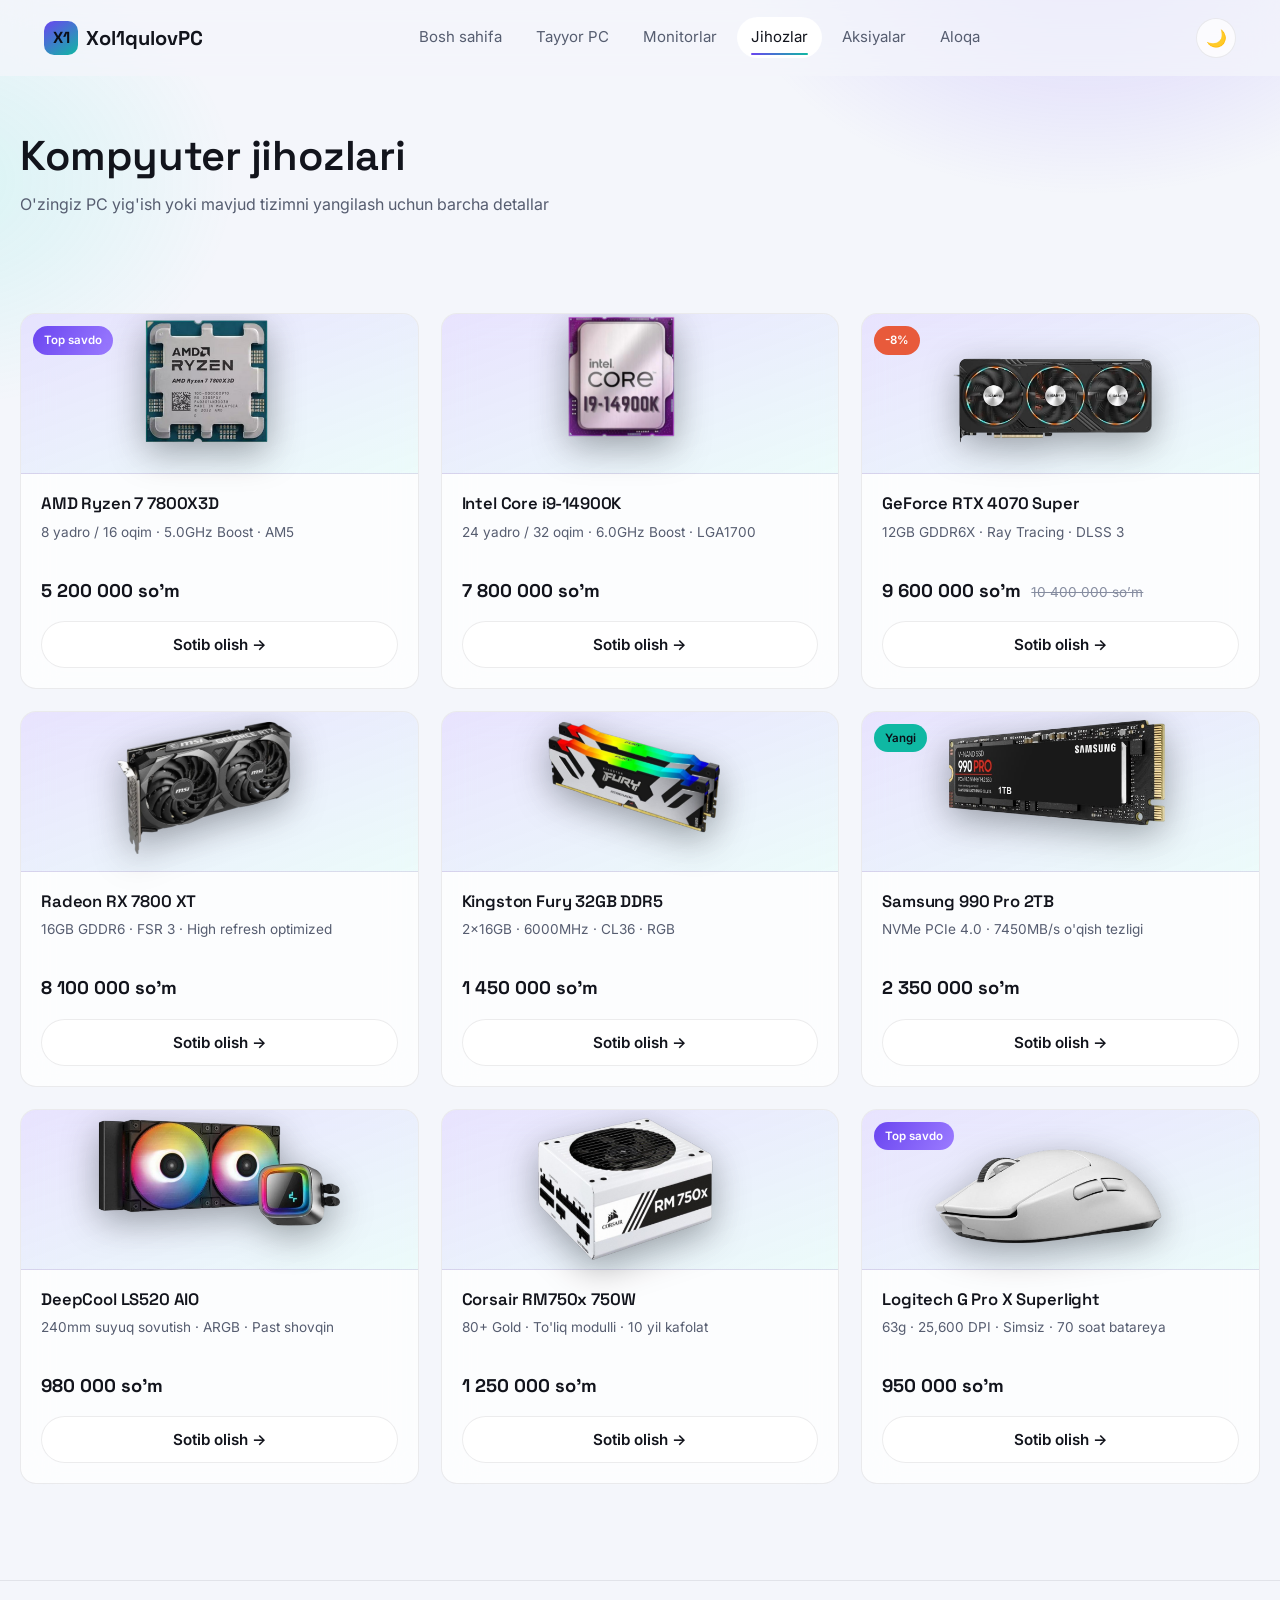
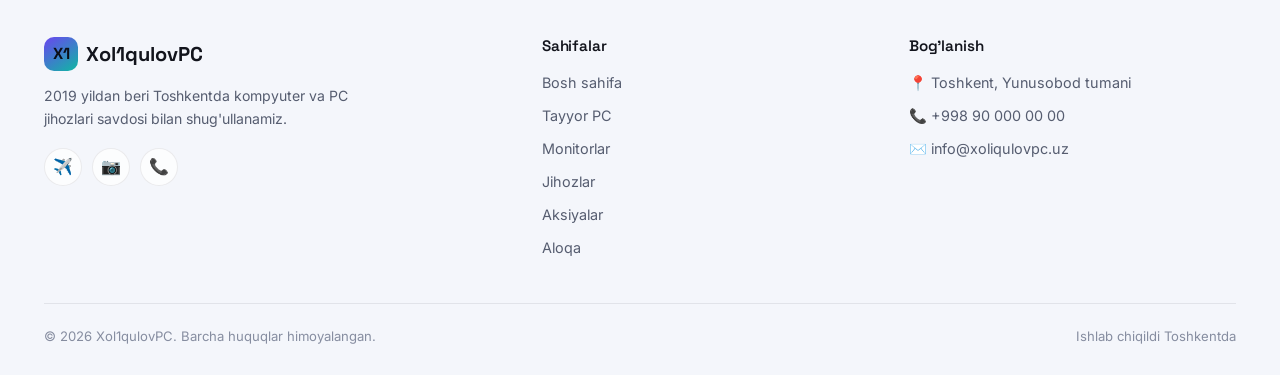
<file: parts.html>
<!DOCTYPE html>
<html lang="uz">

<head>
  <meta charset="UTF-8" />
  <meta name="viewport" content="width=device-width, initial-scale=1.0" />
  <title>Xol1qulovPC</title>
  <meta name="description"
    content="Protsessor, videokarta, xotira, disk, sovutish va aksessuarlar. Xol1qulovPC do'konidan xarid qiling." />
  <link rel="stylesheet" href="style.css" />
</head>

<body>

  <header class="site-header">
    <div class="site-header__inner">
      <a href="index.html" class="logo">
        <span class="logo__mark">X1</span>
        Xol1qulovPC
      </a>
      <nav class="main-nav">
        <a href="index.html" data-nav-link data-i18n="nav.home">Bosh sahifa</a>
        <a href="pcs.html" data-nav-link data-i18n="nav.pcs">Tayyor PC</a>
        <a href="monitors.html" data-nav-link data-i18n="nav.monitors">Monitorlar</a>
        <a href="parts.html" data-nav-link data-i18n="nav.parts">Jihozlar</a>
        <a href="deals.html" data-nav-link data-i18n="nav.deals">Aksiyalar</a>
        <a href="contact.html" data-nav-link data-i18n="nav.contact">Aloqa</a>
      </nav>
      <div class="header__actions">

        <button class="theme-toggle" aria-label="Mavzuni almashtirish">🌙</button>
        <button class="hamburger" aria-label="Menyuni ochish">
          <span></span><span></span><span></span>
        </button>
      </div>
    </div>
  </header>

  <div class="sidebar-overlay"></div>
  <aside class="sidebar">
    <div class="sidebar__top">
      <span class="logo"><span class="logo__mark">X1</span>Xol1qulovPC</span>
      <button class="sidebar__close" aria-label="Menyuni yopish">✕</button>
    </div>
    <nav class="sidebar__nav">
      <a href="index.html" data-nav-link data-i18n="nav.home">Bosh sahifa</a>
      <a href="pcs.html" data-nav-link data-i18n="nav.pcs">Tayyor PC</a>
      <a href="monitors.html" data-nav-link data-i18n="nav.monitors">Monitorlar</a>
      <a href="parts.html" data-nav-link data-i18n="nav.parts">Jihozlar</a>
      <a href="deals.html" data-nav-link data-i18n="nav.deals">Aksiyalar</a>
      <a href="contact.html" data-nav-link data-i18n="nav.contact">Aloqa</a>
    </nav>
    <div class="sidebar__divider"></div>
    <div class="sidebar__foot">

      <button class="theme-toggle" aria-label="Mavzuni almashtirish">🌙</button>
    </div>
  </aside>

  <main>
    <div class="container page-header">
      <h1 class="page-header__title" data-i18n="page.parts.title">Kompyuter jihozlari</h1>
      <p class="page-header__subtitle" data-i18n="page.parts.subtitle">O'zingiz PC yig'ish yoki mavjud tizimni yangilash
        uchun barcha detallar</p>
    </div>

    <section class="container section section--tight">



      <div class="product-grid" id="parts-">

        <article class="product-card">
          <div class="product-card__media">
            <span class="badge badge--hot">Top savdo</span>
            <img src="r1.png" alt="" class="product-card__icon">
          </div>
          <div class="product-card__body">
            <h3 class="product-card__name">AMD Ryzen 7 7800X3D</h3>
            <p class="product-card__specs">8 yadro / 16 oqim · 5.0GHz Boost · AM5</p>
            <div class="product-card__price-row">
              <span class="product-card__price">5 200 000 so'm</span>
            </div>
            <a href="https://t.me/xol1qulovu"><button class="btn btn--buy">Sotib olish &rarr;</button></a>
          </div>
        </article>

        <article class="product-card">
          <div class="product-card__media">
            <img src="r2.png" alt="" class="product-card__icon">
          </div>
          <div class="product-card__body">
            <h3 class="product-card__name">Intel Core i9-14900K</h3>
            <p class="product-card__specs">24 yadro / 32 oqim · 6.0GHz Boost · LGA1700</p>
            <div class="product-card__price-row">
              <span class="product-card__price">7 800 000 so'm</span>
            </div>
            <a href="https://t.me/xol1qulovu"><button class="btn btn--buy">Sotib olish &rarr;</button></a>
          </div>
        </article>

        <article class="product-card">
          <div class="product-card__media">
            <span class="badge badge--sale">-8%</span>
            <img src="gpu1.png" alt="" class="product-card__icon">
          </div>
          <div class="product-card__body">
            <h3 class="product-card__name">GeForce RTX 4070 Super</h3>
            <p class="product-card__specs">12GB GDDR6X · Ray Tracing · DLSS 3</p>
            <div class="product-card__price-row">
              <span class="product-card__price">9 600 000 so’m</span>
              <span class="product-card__old-price">10 400 000 so’m</span>
            </div>
            <a href="https://t.me/xol1qulovu"><button class="btn btn--buy">Sotib olish &rarr;</button></a>
          </div>
        </article>

        <article class="product-card">
          <div class="product-card__media">
            <img src="r3.png" alt="" class="product-card__icon">
          </div>
          <div class="product-card__body">
            <h3 class="product-card__name">Radeon RX 7800 XT</h3>
            <p class="product-card__specs">16GB GDDR6 · FSR 3 · High refresh optimized</p>
            <div class="product-card__price-row">
              <span class="product-card__price">8 100 000 so'm</span>
            </div>
            <a href="https://t.me/xol1qulovu"><button class="btn btn--buy">Sotib olish &rarr;</button></a>
          </div>
        </article>

        <article class="product-card">
          <div class="product-card__media">
            <img src="r4.png" alt="" class="product-card__icon">
          </div>
          <div class="product-card__body">
            <h3 class="product-card__name">Kingston Fury 32GB DDR5</h3>
            <p class="product-card__specs">2x16GB · 6000MHz · CL36 · RGB</p>
            <div class="product-card__price-row">
              <span class="product-card__price">1 450 000 so'm</span>
            </div>
            <a href="https://t.me/xol1qulovu"><button class="btn btn--buy">Sotib olish &rarr;</button></a>
          </div>
        </article>

        <article class="product-card">
          <div class="product-card__media">
            <img src="r5.png" alt="" class="product-card__icon">
            <span class="badge badge--new">Yangi</span>
          </div>
          <div class="product-card__body">
            <h3 class="product-card__name">Samsung 990 Pro 2TB</h3>
            <p class="product-card__specs">NVMe PCIe 4.0 · 7450MB/s o'qish tezligi</p>
            <div class="product-card__price-row">
              <span class="product-card__price">2 350 000 so'm</span>
            </div>
            <a href="https://t.me/xol1qulovu"><button class="btn btn--buy">Sotib olish &rarr;</button></a>
          </div>
        </article>

        <article class="product-card">
          <div class="product-card__media">
            <img src="r6.png" alt="" class="product-card__icon">
          </div>
          <div class="product-card__body">
            <h3 class="product-card__name">DeepCool LS520 AIO</h3>
            <p class="product-card__specs">240mm suyuq sovutish · ARGB · Past shovqin</p>
            <div class="product-card__price-row">
              <span class="product-card__price">980 000 so'm</span>
            </div>
            <a href="https://t.me/xol1qulovu"><button class="btn btn--buy">Sotib olish &rarr;</button></a>
          </div>
        </article>

        <article class="product-card">
          <div class="product-card__media">
            <img src="r7.png" alt="" class="product-card__icon">
          </div>
          <div class="product-card__body">
            <h3 class="product-card__name">Corsair RM750x 750W</h3>
            <p class="product-card__specs">80+ Gold · To'liq modulli · 10 yil kafolat</p>
            <div class="product-card__price-row">
              <span class="product-card__price">1 250 000 so'm</span>
              </div>
              <a href="https://t.me/xol1qulovu"><button class="btn btn--buy">Sotib olish &rarr;</button></a>
          </div>
        </article>

        <article class="product-card">
          <div class="product-card__media">
            <span class="badge badge--hot">Top savdo</span>
            <img src="mouse1.png" alt="" class="product-card__icon">
          </div>
          <div class="product-card__body">
            <h3 class="product-card__name">Logitech G Pro X Superlight</h3>
            <p class="product-card__specs">63g · 25,600 DPI · Simsiz · 70 soat batareya</p>
            <div class="product-card__price-row">
              <span class="product-card__price">950 000 so’m</span>
            </div>
            <a href="https://t.me/xol1qulovu"><button class="btn btn--buy">Sotib olish &rarr;</button></a>
          </div>
        </article>




      </div>
    </section>
  </main>

  <footer class="site-footer">
    <div class="container">
      <div class="footer-grid">
        <div class="footer-col">
          <div class="logo" style="margin-bottom:14px;"><span class="logo__mark">X1</span>Xol1qulovPC</div>
          <p class="footer-col__desc" data-i18n="footer.about.desc">2019 yildan beri Toshkentda kompyuter va PC
            jihozlari savdosi bilan shug'ullanamiz.</p>
          <div class="footer-social">
            <a href="https://t.me/xol1qulovu" target="_blank" rel="noopener" aria-label="Telegram">✈️</a>
            <a href="https://instagram.com" target="_blank" rel="noopener" aria-label="Instagram">📷</a>
            <a href="tel:+998920104636" aria-label="Telefon">📞</a>
          </div>
        </div>
        <div class="footer-col">
          <h4 class="footer-col__title" data-i18n="footer.links.title">Sahifalar</h4>
          <div class="footer-links">
            <a href="index.html" data-i18n="nav.home">Bosh sahifa</a>
            <a href="pcs.html" data-i18n="nav.pcs">Tayyor PC</a>
            <a href="monitors.html" data-i18n="nav.monitors">Monitorlar</a>
            <a href="parts.html" data-i18n="nav.parts">Jihozlar</a>
            <a href="deals.html" data-i18n="nav.deals">Aksiyalar</a>
            <a href="contact.html" data-i18n="nav.contact">Aloqa</a>
          </div>
        </div>
        <div class="footer-col">
          <h4 class="footer-col__title" data-i18n="footer.contact.title">Bog'lanish</h4>
          <div class="footer-contact">
            <span>📍 Toshkent, Yunusobod tumani</span>
            <span>📞 +998 90 000 00 00</span>
            <span>✉️ info@xoliqulovpc.uz</span>
          </div>
        </div>
      </div>
      <div class="footer-bottom">
        <span>© 2026 Xol1qulovPC. <span data-i18n="footer.rights">Barcha huquqlar himoyalangan.</span></span>
        <span>Ishlab chiqildi Toshkentda</span>
      </div>
    </div>
  </footer>

  <script src="products.js"></script>
  <script src="main.js"></script>
  <script>
    document.addEventListener("DOMContentLoaded", () => {
      initProductPage("parts", "parts-products", "parts-filter");
    });
  </script>
</body>

</html>
</file>
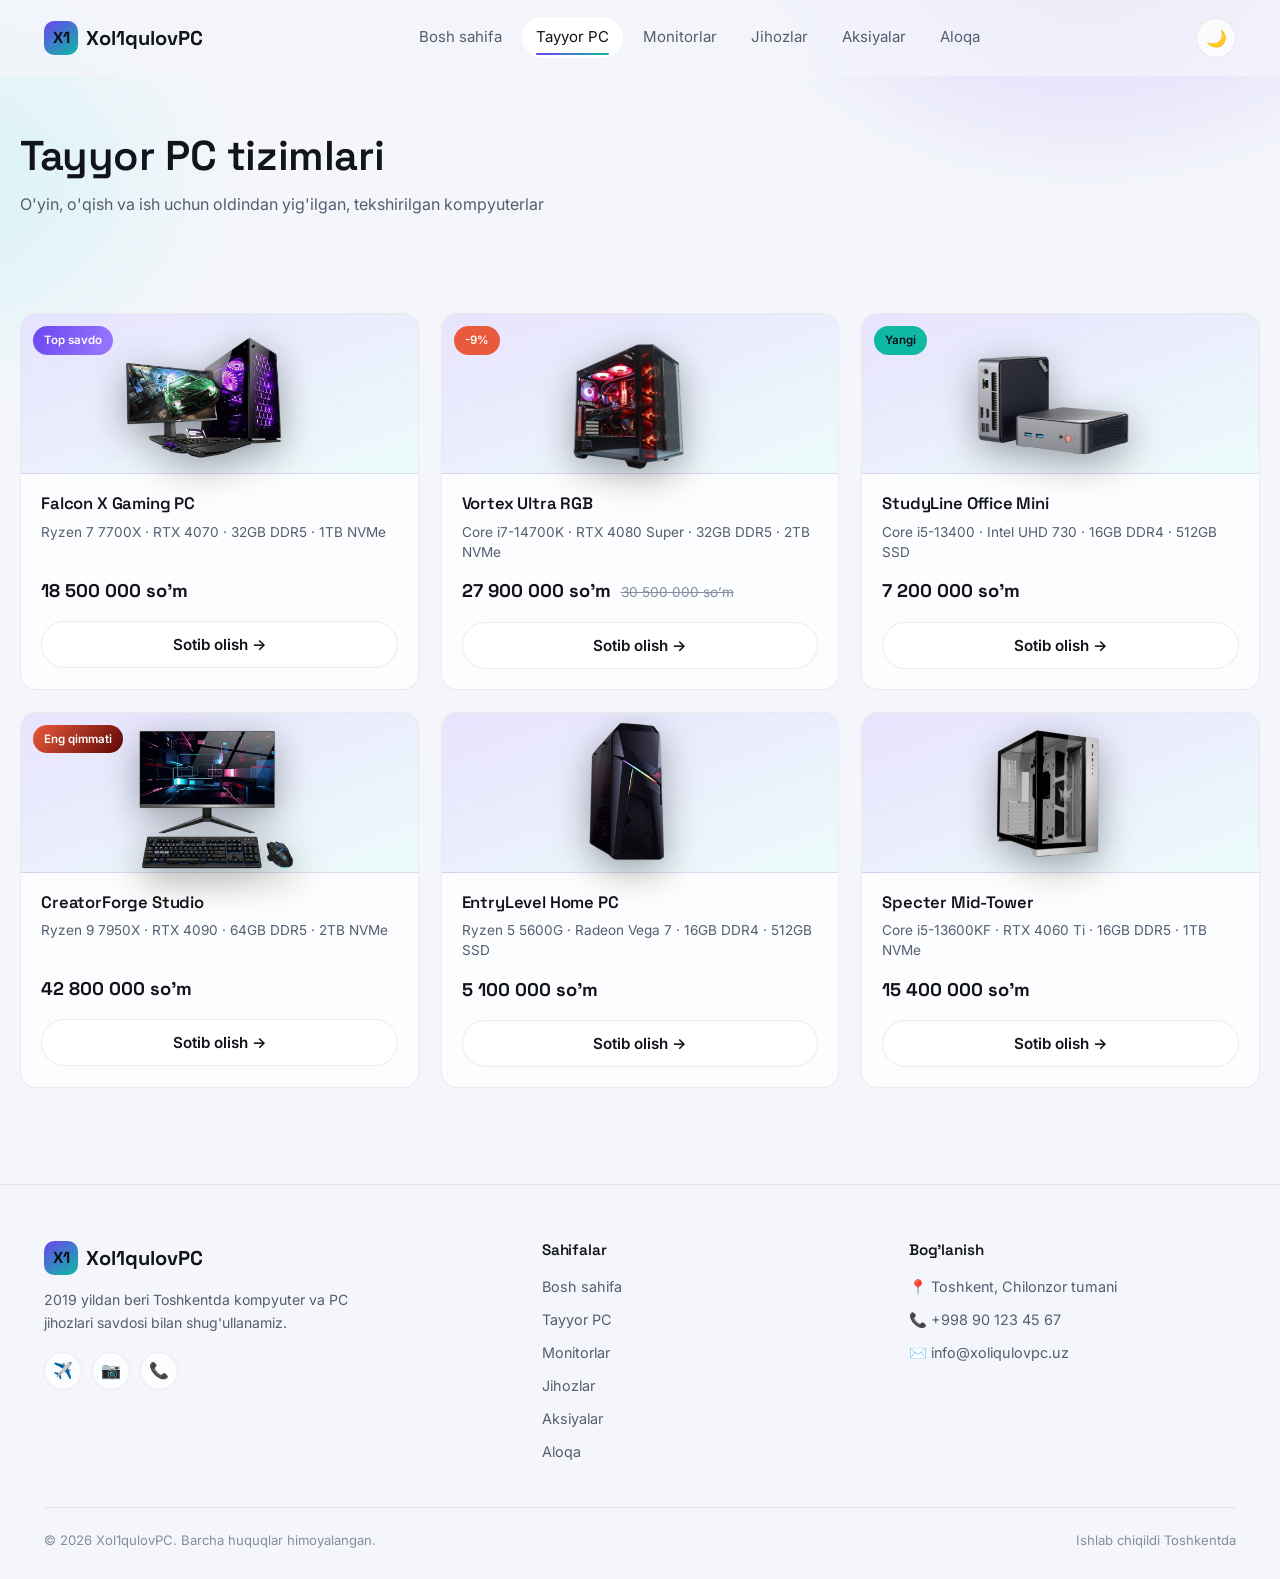
<file: pcs.html>
<!DOCTYPE html>
<html lang="uz">
<head>
  <meta charset="UTF-8" />
  <meta name="viewport" content="width=device-width, initial-scale=1.0" />
  <title>Xol1qulovPC</title>
  <meta name="description" content="Gaming, ofis va workstation uchun tayyor kompyuter tizimlari. Xol1qulovPC do'konidan xarid qiling." />
  <link rel="stylesheet" href="style.css" />
</head>
<body>

  <header class="site-header">
    <div class="site-header__inner">
      <a href="index.html" class="logo">
        <span class="logo__mark">X1</span>
        Xol1qulovPC
      </a>
      <nav class="main-nav">
        <a href="index.html" data-nav-link data-i18n="nav.home">Bosh sahifa</a>
        <a href="pcs.html" data-nav-link data-i18n="nav.pcs">Tayyor PC</a>
        <a href="monitors.html" data-nav-link data-i18n="nav.monitors">Monitorlar</a>
        <a href="parts.html" data-nav-link data-i18n="nav.parts">Jihozlar</a>
        <a href="deals.html" data-nav-link data-i18n="nav.deals">Aksiyalar</a>
        <a href="contact.html" data-nav-link data-i18n="nav.contact">Aloqa</a>
      </nav>
      <div class="header__actions">

        <button class="theme-toggle" aria-label="Mavzuni almashtirish">🌙</button>
        <button class="hamburger" aria-label="Menyuni ochish">
          <span></span><span></span><span></span>
        </button>
      </div>
    </div>
  </header>

  <div class="sidebar-overlay"></div>
  <aside class="sidebar">
    <div class="sidebar__top">
      <span class="logo"><span class="logo__mark">X1</span>Xol1qulovPC</span>
      <button class="sidebar__close" aria-label="Menyuni yopish">✕</button>
    </div>
    <nav class="sidebar__nav">
      <a href="index.html" data-nav-link data-i18n="nav.home">Bosh sahifa</a>
      <a href="pcs.html" data-nav-link data-i18n="nav.pcs">Tayyor PC</a>
      <a href="monitors.html" data-nav-link data-i18n="nav.monitors">Monitorlar</a>
      <a href="parts.html" data-nav-link data-i18n="nav.parts">Jihozlar</a>
      <a href="deals.html" data-nav-link data-i18n="nav.deals">Aksiyalar</a>
      <a href="contact.html" data-nav-link data-i18n="nav.contact">Aloqa</a>
    </nav>
    <div class="sidebar__divider"></div>
    <div class="sidebar__foot">

      <button class="theme-toggle" aria-label="Mavzuni almashtirish">🌙</button>
    </div>
  </aside>

  <main>
    <div class="container page-header">
      <h1 class="page-header__title" data-i18n="page.pcs.title">Tayyor PC tizimlari</h1>
      <p class="page-header__subtitle" data-i18n="page.pcs.subtitle">O'yin, o'qish va ish uchun oldindan yig'ilgan, tekshirilgan kompyuterlar</p>
    </div>

    <section class="container section section--tight">


      <div class="product-grid" >

        <article class="product-card">
          <div class="product-card__media">
            <span class="badge badge--hot">Top savdo</span>
            <img src="pc0.png" alt="" class="product-card__icon">
          </div>
          <div class="product-card__body">
            <h3 class="product-card__name">Falcon X Gaming PC</h3>
            <p class="product-card__specs">Ryzen 7 7700X · RTX 4070 · 32GB DDR5 · 1TB NVMe</p>
            <div class="product-card__price-row">
              <span class="product-card__price">18 500 000 so’m</span>
            </div>
            <a href="https://t.me/xol1qulovu"><button class="btn btn--buy">Sotib olish &rarr;</button></a>
          </div>
        </article>

        <article class="product-card">
          <div class="product-card__media">
            <span class="badge badge--sale">-9%</span>
            <img src="pc1.png" alt="" class="product-card__icon">
          </div>
          <div class="product-card__body">
            <h3 class="product-card__name">Vortex Ultra RGB</h3>
            <p class="product-card__specs">Core i7-14700K · RTX 4080 Super · 32GB DDR5 · 2TB NVMe</p>
            <div class="product-card__price-row">
              <span class="product-card__price">27 900 000 so’m</span>
              <span class="product-card__old-price">30 500 000 so’m</span>
            </div>
            <a href="https://t.me/xol1qulovu"><button class="btn btn--buy">Sotib olish &rarr;</button></a>
          </div>
        </article>

        <article class="product-card">
          <div class="product-card__media">
            <span class="badge badge--new">Yangi</span>
            <img src="pc2.png" alt="" class="product-card__icon">
          </div>
          <div class="product-card__body">
            <h3 class="product-card__name">StudyLine Office Mini</h3>
            <p class="product-card__specs">Core i5-13400 · Intel UHD 730 · 16GB DDR4 · 512GB SSD</p>
            <div class="product-card__price-row">
              <span class="product-card__price">7 200 000 so’m</span>
            </div>
            <a href="https://t.me/xol1qulovu"><button class="btn btn--buy">Sotib olish &rarr;</button></a>
          </div>
        </article>

        <article class="product-card">
          <div class="product-card__media">
            <img src="pc3.png" alt="" class="product-card__icon">
            <span class="badge badge--eng">Eng qimmati</span>
          </div>
          <div class="product-card__body">
            <h3 class="product-card__name">CreatorForge Studio</h3>
            <p class="product-card__specs">Ryzen 9 7950X · RTX 4090 · 64GB DDR5 · 2TB NVMe</p>
            <div class="product-card__price-row">
              <span class="product-card__price">42 800 000 so'm</span>
            </div>
            <a href="https://t.me/xol1qulovu"><button class="btn btn--buy">Sotib olish &rarr;</button></a>
          </div>
        </article>

        <article class="product-card">
          <div class="product-card__media">
            <img src="pc4.png" alt="" class="product-card__icon">
          </div>
          <div class="product-card__body">
            <h3 class="product-card__name">EntryLevel Home PC</h3>
            <p class="product-card__specs">Ryzen 5 5600G · Radeon Vega 7 · 16GB DDR4 · 512GB SSD</p>
            <div class="product-card__price-row">
              <span class="product-card__price">5 100 000 so'm</span>
            </div>
            <a href="https://t.me/xol1qulovu"><button class="btn btn--buy">Sotib olish &rarr;</button></a>
          </div>
        </article>

        <article class="product-card">
          <div class="product-card__media">
            <img src="pc5.png" alt="" class="product-card__icon">
          </div>
          <div class="product-card__body">
            <h3 class="product-card__name">Specter Mid-Tower</h3>
            <p class="product-card__specs">Core i5-13600KF · RTX 4060 Ti · 16GB DDR5 · 1TB NVMe</p>
            <div class="product-card__price-row">
              <span class="product-card__price">15 400 000 so'm</span>
            </div>
            <a href="https://t.me/xol1qulovu"><button class="btn btn--buy">Sotib olish &rarr;</button></a>
          </div>
        </article>
      </div>
    </section>
  </main>

  <footer class="site-footer">
    <div class="container">
      <div class="footer-grid">
        <div class="footer-col">
          <div class="logo" style="margin-bottom:14px;"><span class="logo__mark">X1</span>Xol1qulovPC</div>
          <p class="footer-col__desc" data-i18n="footer.about.desc">2019 yildan beri Toshkentda kompyuter va PC jihozlari savdosi bilan shug'ullanamiz.</p>
          <div class="footer-social">
            <a href="https://t.me/xol1qulovu" target="_blank" rel="noopener" aria-label="Telegram">✈️</a>
            <a href="https://instagram.com" target="_blank" rel="noopener" aria-label="Instagram">📷</a>
            <a href="tel:+998901234567" aria-label="Telefon">📞</a>
          </div>
        </div>
        <div class="footer-col">
          <h4 class="footer-col__title" data-i18n="footer.links.title">Sahifalar</h4>
          <div class="footer-links">
            <a href="index.html" data-i18n="nav.home">Bosh sahifa</a>
            <a href="pcs.html" data-i18n="nav.pcs">Tayyor PC</a>
            <a href="monitors.html" data-i18n="nav.monitors">Monitorlar</a>
            <a href="parts.html" data-i18n="nav.parts">Jihozlar</a>
            <a href="deals.html" data-i18n="nav.deals">Aksiyalar</a>
            <a href="contact.html" data-i18n="nav.contact">Aloqa</a>
          </div>
        </div>
        <div class="footer-col">
          <h4 class="footer-col__title" data-i18n="footer.contact.title">Bog'lanish</h4>
          <div class="footer-contact">
            <span>📍 Toshkent, Chilonzor tumani</span>
            <span>📞 +998 90 123 45 67</span>
            <span>✉️ info@xoliqulovpc.uz</span>
          </div>
        </div>
      </div>
      <div class="footer-bottom">
        <span>© 2026 Xol1qulovPC. <span data-i18n="footer.rights">Barcha huquqlar himoyalangan.</span></span>
        <span>Ishlab chiqildi Toshkentda</span>
      </div>
    </div>
  </footer>

  <script src="products.js"></script>
  <script src="main.js"></script>
  <script>
    document.addEventListener("DOMContentLoaded", () => {
      initProductPage("pcs", "pcs-products", "pcs-filter");
    });
  </script>
</body>
</html>
</file>
<file: style.css>
/* ============================================================
    STYLE.CSS — Xol1qulovPC
    Umumiy dizayn tizimi: ranglar, tipografiya, komponentlar,
    glassmorphism, Dark/Light mode va responsive qoidalar.
    ============================================================ */

  /* -------------------- 1) FONT IMPORT -------------------- */
  @import url("https://fonts.googleapis.com/css2?family=Space+Grotesk:wght@500;600;700&family=Inter:wght@400;500;600&display=swap");

  /* -------------------- 2) CSS O'ZGARUVCHILAR (TOKENS) -------------------- */
  :root {
    /* Dark mode (standart) */
    --bg: #0b0e17;
    --bg-alt: #10141f;
    --surface: rgba(255, 255, 255, 0.05);
    --surface-strong: rgba(255, 255, 255, 0.08);
    --border: rgba(255, 255, 255, 0.1);
    --text: #eef0f6;
    --text-muted: #9aa1b4;
    --text-faint: #6b7286;

    --accent: #7c5cff;       /* elektr binafsha */
    --accent-2: #29e7cd;     /* signal moviy-yashil */
    --accent-warn: #ff6b4a;  /* aksiya rangi */
    --accent-contrast: #ffffff;

    --accent-rgb: 124, 92, 255;
    --accent2-rgb: 41, 231, 205;

    --radius-sm: 10px;
    --radius-md: 16px;
    --radius-lg: 24px;

    --shadow-glow: 0 0 0 1px rgba(var(--accent-rgb), 0.15),
      0 20px 60px -20px rgba(var(--accent-rgb), 0.35);
    --shadow-soft: 0 10px 30px -15px rgba(0, 0, 0, 0.5);

    --font-display: "Space Grotesk", "Inter", sans-serif;
    --font-body: "Inter", sans-serif;

    --header-h: 76px;
    --transition: 220ms cubic-bezier(0.4, 0, 0.2, 1);
  }

  /* Light mode — data-theme="light" html elementiga qo'yiladi */
  :root[data-theme="light"] {
    --bg: #f4f6fb;
    --bg-alt: #eaedf5;
    --surface: rgba(255, 255, 255, 0.75);
    --surface-strong: rgba(255, 255, 255, 0.9);
    --border: rgba(16, 20, 33, 0.08);
    --text: #12141c;
    --text-muted: #565d70;
    --text-faint: #868da0;

    --accent: #6a45f0;
    --accent-2: #0fb8a3;
    --accent-warn: #e85a3b;
    --accent-contrast: #ffffff;

    --shadow-glow: 0 0 0 1px rgba(var(--accent-rgb), 0.12),
      0 20px 50px -25px rgba(var(--accent-rgb), 0.25);
    --shadow-soft: 0 10px 30px -18px rgba(16, 20, 33, 0.25);
  }

  /* -------------------- 3) RESET -------------------- */
  *,
  *::before,
  *::after {
    box-sizing: border-box;
  }

  html {
    scroll-behavior: smooth;
  }

  body {
    margin: 0;
    background: var(--bg);
    color: var(--text);
    font-family: var(--font-body);
    font-size: 16px;
    line-height: 1.6;
    transition: background var(--transition), color var(--transition);
    -webkit-font-smoothing: antialiased;
  }

  /* Fon — ohista aylanuvchi gradient dog'lar (faqat dark rejimda ko'zga tashlanadi) */
  body::before {
    content: "";
    position: fixed;
    inset: 0;
    z-index: -1;
    background:
      radial-gradient(600px 400px at 85% -5%, rgba(var(--accent-rgb), 0.22), transparent 60%),
      radial-gradient(500px 380px at -5% 20%, rgba(var(--accent2-rgb), 0.14), transparent 60%);
    pointer-events: none;
  }

  img {
    max-width: 100%;
    display: block;
  }

  a {
    color: inherit;
    text-decoration: none;
  }

  ul {
    list-style: none;
    margin: 0;
    padding: 0;
  }

  button {
    font-family: inherit;
    cursor: pointer;
  }

  h1, h2, h3, h4 {
    font-family: var(--font-display);
    font-weight: 600;
    line-height: 1.15;
    margin: 0;
    letter-spacing: -0.01em;
  }

  p {
    margin: 0;
  }

  :focus-visible {
    outline: 2px solid var(--accent-2);
    outline-offset: 3px;
    border-radius: 4px;
  }

  @media (prefers-reduced-motion: reduce) {
    *, *::before, *::after {
      animation-duration: 0.001ms !important;
      animation-iteration-count: 1 !important;
      transition-duration: 0.001ms !important;
      scroll-behavior: auto !important;
    }
  }

  /* -------------------- 4) LAYOUT ASOSLARI -------------------- */
  .container {
    width: 100%;
    max-width: 1240px;
    margin-inline: auto;
    padding-inline: 24px;
  }

  .section {
    padding: 88px 0;
  }

  .section--tight {
    padding: 56px 0;
  }

  .section__head {
    display: flex;
    align-items: flex-end;
    justify-content: space-between;
    gap: 24px;
    margin-bottom: 40px;
    flex-wrap: wrap;
  }

  .section__title {
    font-size: clamp(1.6rem, 1.3rem + 1.3vw, 2.3rem);
  }

  .section__subtitle {
    color: var(--text-muted);
    max-width: 560px;
    margin-top: 10px;
    font-size: 1rem;
  }

  /* -------------------- 5) GLASSMORPHISM ASOS -------------------- */
  .glass {
    background: var(--surface);
    border: 1px solid var(--border);
    backdrop-filter: blur(18px);
    -webkit-backdrop-filter: blur(18px);
  }

  /* -------------------- 6) HEADER / NAVBAR -------------------- */
  .site-header {
    position: sticky;
    top: 0;
    z-index: 100;
    height: var(--header-h);
    display: flex;
    align-items: center;
    background: rgba(11, 14, 23, 0.55);
    border-bottom: 1px solid transparent;
    backdrop-filter: blur(16px);
    -webkit-backdrop-filter: blur(16px);
    transition: background var(--transition), border-color var(--transition);
  }

  :root[data-theme="light"] .site-header {
    background: rgba(244, 246, 251, 0.7);
  }

  .site-header.is-scrolled {
    border-bottom-color: var(--border);
    box-shadow: 0 10px 30px -20px rgba(0, 0, 0, 0.6);
  }

  .site-header__inner {
    width: 100%;
    max-width: 1240px;
    margin-inline: auto;
    padding-inline: 24px;
    display: flex;
    align-items: center;
    justify-content: space-between;
    gap: 20px;
  }

  .logo {
    font-family: var(--font-display);
    font-weight: 700;
    font-size: 1.25rem;
    display: flex;
    align-items: center;
    gap: 8px;
    color: var(--text);
  }

  .logo__mark {
    width: 34px;
    height: 34px;
    border-radius: 10px;
    display: grid;
    place-items: center;
    background: linear-gradient(145deg, var(--accent), var(--accent-2));
    color: #0b0e17;
    font-size: 1rem;
    font-weight: 700;
    flex-shrink: 0;
  }

  .main-nav {
    display: flex;
    align-items: center;
    gap: 6px;
  }

  .main-nav a {
    position: relative;
    padding: 8px 14px;
    border-radius: 999px;
    font-size: 0.94rem;
    color: var(--text-muted);
    transition: color var(--transition), background var(--transition);
  }

  .main-nav a:hover {
    color: var(--text);
    background: var(--surface);
  }

  .main-nav a.is-active {
    color: var(--text);
    background: var(--surface-strong);
  }

  .main-nav a.is-active::after {
    content: "";
    position: absolute;
    left: 14px;
    right: 14px;
    bottom: 3px;
    height: 2px;
    border-radius: 2px;
    background: linear-gradient(90deg, var(--accent), var(--accent-2));
  }

  .header__actions {
    display: flex;
    align-items: center;
    gap: 10px;
  }

  .lang-select {
    appearance: none;
    -webkit-appearance: none;
    background: var(--surface);
    border: 1px solid var(--border);
    color: var(--text);
    font-family: var(--font-body);
    font-size: 0.85rem;
    font-weight: 500;
    padding: 8px 30px 8px 14px;
    border-radius: 999px;
    cursor: pointer;
    background-image: linear-gradient(45deg, transparent 50%, var(--text-muted) 50%),
      linear-gradient(135deg, var(--text-muted) 50%, transparent 50%);
    background-position: calc(100% - 16px) center, calc(100% - 11px) center;
    background-size: 5px 5px, 5px 5px;
    background-repeat: no-repeat;
    transition: border-color var(--transition);
  }

  .lang-select:hover {
    border-color: rgba(var(--accent-rgb), 0.5);
  }

  .theme-toggle {
    width: 40px;
    height: 40px;
    display: grid;
    place-items: center;
    border-radius: 50%;
    background: var(--surface);
    border: 1px solid var(--border);
    font-size: 1.05rem;
    transition: transform var(--transition), border-color var(--transition);
  }

  .theme-toggle:hover {
    border-color: rgba(var(--accent-rgb), 0.5);
    transform: translateY(-1px);
  }

/* HAMBURGER */
.hamburger {
  display: none;
  width: 40px;
  height: 40px;
  border-radius: 10px;
  background: var(--surface);
  border: 1px solid var(--border);
  flex-direction: column;
  align-items: center;
  justify-content: center;
  gap: 4px;
  cursor: pointer;
}

.hamburger span {
  width: 18px;
  height: 2px;
  background: var(--text);
  border-radius: 2px;
  transition: transform 0.3s ease, opacity 0.3s ease;
}

/* HAMBURGER FAQAT MOBILDA */
@media (max-width: 1024px) {
  .hamburger {
    display: flex;
  }

  .main-nav {
    display: none;
  }
}

/* HAMBURGER ANIMATSIYASI */
.hamburger.is-active span:nth-child(1) {
  transform: translateY(6px) rotate(45deg);
}

.hamburger.is-active span:nth-child(2) {
  opacity: 0;
}

.hamburger.is-active span:nth-child(3) {
  transform: translateY(-6px) rotate(-45deg);
}

  /* -------------------- 7) SIDEBAR (MOBIL MENYU) -------------------- */
  .sidebar-overlay {
    position: fixed;
    inset: 0;
    background: rgba(0, 0, 0, 0.5);
    opacity: 0;
    pointer-events: none;
    transition: opacity var(--transition);
    z-index: 200;
  }

  .sidebar-overlay.is-open {
    opacity: 1;
    pointer-events: auto;
  }

  .sidebar {
    position: fixed;
    top: 0;
    right: 0;
    height: 100%;
    width: min(300px, 82vw);
    background: var(--bg-alt);
    border-left: 1px solid var(--border);
    z-index: 201;
    transform: translateX(100%);
    transition: transform 320ms cubic-bezier(0.16, 1, 0.3, 1);
    display: flex;
    flex-direction: column;
    padding: 22px 22px 32px;
    overflow-y: auto;
  }

  .sidebar.is-open {
    transform: translateX(0);
  }

  .sidebar__top {
    display: flex;
    align-items: center;
    justify-content: space-between;
    margin-bottom: 28px;
  }

  .sidebar__close {
    width: 36px;
    height: 36px;
    border-radius: 50%;
    border: 1px solid var(--border);
    background: var(--surface);
    color: var(--text);
    font-size: 1.1rem;
    display: grid;
    place-items: center;
  }

  .sidebar__nav {
    display: flex;
    flex-direction: column;
    gap: 4px;
    margin-bottom: 24px;
  }

  .sidebar__nav a {
    padding: 13px 14px;
    border-radius: var(--radius-sm);
    font-size: 1.02rem;
    color: var(--text-muted);
    transition: background var(--transition), color var(--transition);
  }

  .sidebar__nav a:hover,
  .sidebar__nav a.is-active {
    background: var(--surface);
    color: var(--text);
  }

  .sidebar__divider {
    height: 1px;
    background: var(--border);
    margin: 14px 0;
  }

  .sidebar__foot {
    display: flex;
    align-items: center;
    gap: 12px;
    margin-top: auto;
  }

  /* -------------------- 8) BUTTONS -------------------- */
  .btn {
    display: inline-flex;
    align-items: center;
    justify-content: center;
    gap: 8px;
    padding: 13px 22px;
    border-radius: 999px;
    font-family: var(--font-body);
    font-weight: 600;
    font-size: 0.95rem;
    border: 1px solid transparent;
    transition: transform var(--transition), box-shadow var(--transition),
      background var(--transition), border-color var(--transition);
    white-space: nowrap;
  }

  .btn--primary {
    background: linear-gradient(120deg, var(--accent), #9b7bff);
    color: #ffffff;
    box-shadow: 0 14px 30px -14px rgba(var(--accent-rgb), 0.65);
  }

  .btn--primary:hover {
    transform: translateY(-2px);
    box-shadow: 0 18px 34px -12px rgba(var(--accent-rgb), 0.75);
  }

  .btn--secondary {
    background: var(--surface);
    border-color: var(--border);
    color: var(--text);
  }

  .btn--secondary:hover {
    border-color: rgba(var(--accent2-rgb), 0.5);
    transform: translateY(-2px);
  }

  .btn--buy {
    width: 100%;
    background: var(--surface-strong);
    border-color: var(--border);
    color: var(--text);
    margin-top: 16px;
  }

  .btn--buy:hover {
    background: linear-gradient(120deg, var(--accent), var(--accent-2));
    color: #0b0e17;
    border-color: transparent;
    transform: translateY(-2px);
    box-shadow: var(--shadow-glow);
  }

  .btn--buy svg {
    transition: transform var(--transition);
  }

  .btn--buy:hover svg {
    transform: translateX(3px);
  }

  .btn--block {
    width: 100%;
  }

  /* -------------------- 9) HERO -------------------- */
  .hero {
    padding: 64px 0 40px;
    display: grid;
    grid-template-columns: 1.1fr 0.9fr;
    gap: 48px;
    align-items: center;
  }

  .hero__eyebrow {
    display: inline-flex;
    align-items: center;
    gap: 8px;
    padding: 7px 14px;
    border-radius: 999px;
    background: var(--surface);
    border: 1px solid var(--border);
    font-size: 0.82rem;
    color: var(--text-muted);
    margin-bottom: 20px;
  }

  .hero__eyebrow::before {
    content: "";
    width: 7px;
    height: 7px;
    border-radius: 50%;
    background: var(--accent-2);
    box-shadow: 0 0 8px var(--accent-2);
  }

  .hero__title {
    font-size: clamp(2.1rem, 1.5rem + 2.6vw, 3.4rem);
    max-width: 14ch;
  }

  .hero__subtitle {
    margin-top: 20px;
    color: var(--text-muted);
    max-width: 46ch;
    font-size: 1.05rem;
  }

  .hero__actions {
    display: flex;
    gap: 14px;
    margin-top: 32px;
    flex-wrap: wrap;
  }

  .hero__stats {
    display: flex;
    gap: 32px;
    margin-top: 48px;
    flex-wrap: wrap;
  }

  .hero__stat-value {
    font-family: var(--font-display);
    font-size: 1.7rem;
    font-weight: 700;
    background: linear-gradient(120deg, var(--accent), var(--accent-2));
    -webkit-background-clip: text;
    background-clip: text;
    color: transparent;
  }

  .hero__stat-label {
    font-size: 0.85rem;
    color: var(--text-faint);
    margin-top: 2px;
  }

  /* Hero vizual — SVG/CSS asosidagi "PC" kompozitsiyasi (rasm fayllarsiz) */
  .hero__visual {
    position: relative;
    aspect-ratio: 1 / 1;
    display: grid;
    place-items: center;
  }

  .hero__orb {
    position: absolute;
    inset: 6%;
    border-radius: 50%;
    background: conic-gradient(from 180deg, rgba(var(--accent-rgb), 0.35), rgba(var(--accent2-rgb), 0.25), rgba(var(--accent-rgb), 0.35));
    filter: blur(40px);
    opacity: 0.6;
    animation: spin 16s linear infinite;
  }

  @keyframes spin {
    to { transform: rotate(360deg); }
  }

  .hero__card {
    position: relative;
    width: 78%;
    padding: 32px 28px;
    border-radius: var(--radius-lg);
    text-align: center;
    box-shadow: var(--shadow-glow);
  }

  .hero__card-icon {
    font-size: 3.4rem;
    display: block;
    margin-bottom: 14px;
  }

  .hero__card-title {
    font-family: var(--font-display);
    font-size: 1.15rem;
    margin-bottom: 6px;
  }

  .hero__card-specs {
    color: var(--text-muted);
    font-size: 0.9rem;
  }

  /* -------------------- 10) TOIFALAR (CATEGORY GRID) -------------------- */
  .category-grid {
    display: grid;
    grid-template-columns: repeat(4, 1fr);
    gap: 20px;
  }

  .category-card {
    padding: 28px 22px;
    border-radius: var(--radius-md);
    transition: transform var(--transition), border-color var(--transition), box-shadow var(--transition);
  }

  .category-card:hover {
    transform: translateY(-4px);
    border-color: rgba(var(--accent-rgb), 0.4);
    box-shadow: var(--shadow-soft);
  }

  .category-card__icon {
    font-size: 1.8rem;
    width: 52px;
    height: 52px;
    border-radius: var(--radius-sm);
    display: grid;
    place-items: center;
    background: var(--surface-strong);
    margin-bottom: 18px;
  }

  .category-card__title {
    font-size: 1.08rem;
    margin-bottom: 6px;
  }

  .category-card__desc {
    color: var(--text-muted);
    font-size: 0.88rem;
  }

  /* -------------------- 11) PRODUCT GRID / CARD -------------------- */
  .product-grid {
    display: grid;
    grid-template-columns: repeat(3, 1fr);
    gap: 22px;
  }

  .product-card {
    border-radius: var(--radius-md);
    overflow: hidden;
    background: var(--surface);
    border: 1px solid var(--border);
    backdrop-filter: blur(18px);
    -webkit-backdrop-filter: blur(18px);
    transition: transform var(--transition), box-shadow var(--transition), border-color var(--transition);
  }

  .product-card:hover {
    transform: translateY(-5px);
    border-color: rgba(var(--accent-rgb), 0.4);
    box-shadow: var(--shadow-soft);
  }

  .product-card__media {
    position: relative;
    height: 160px;
    display: grid;
    place-items: center;
    background: linear-gradient(160deg, rgba(var(--accent-rgb), 0.16), rgba(var(--accent2-rgb), 0.08));
    border-bottom: 1px solid var(--border);
  }

  .product-card__icon {
    font-size: 3.2rem;
    filter: drop-shadow(0 10px 18px rgba(0, 0, 0, 0.35));
  }

  .badge {
    position: absolute;
    top: 12px;
    left: 12px;
    padding: 5px 11px;
    border-radius: 999px;
    font-size: 0.72rem;
    font-weight: 600;
    color: #0b0e17;
  }

  .badge--new { background: var(--accent-2); }
  .badge--sale { background: var(--accent-warn); color: #fff; }
  .badge--hot { background: linear-gradient(120deg, var(--accent), #9b7bff); color: #fff; }
  .badge--eng {background: linear-gradient(130deg, var(--accent-warn), #5e0606); color: #fff;}

  .product-card__body {
    padding: 20px;
  }

  .product-card__name {
    font-size: 1.04rem;
    margin-bottom: 8px;
  }

  .product-card__specs {
    color: var(--text-muted);
    font-size: 0.85rem;
    line-height: 1.5;
    min-height: 40px;
  }

  .product-card__price-row {
    display: flex;
    align-items: baseline;
    gap: 10px;
    margin-top: 14px;
    flex-wrap: wrap;
  }

  .product-card__price {
    font-family: var(--font-display);
    font-size: 1.15rem;
    font-weight: 700;
    color: var(--text);
  }

  .product-card__old-price {
    font-size: 0.85rem;
    color: var(--text-faint);
    text-decoration: line-through;
  }

  .empty-state {
    grid-column: 1 / -1;
    text-align: center;
    padding: 60px 20px;
    color: var(--text-muted);
    border: 1px dashed var(--border);
    border-radius: var(--radius-md);
  }

  /* -------------------- 12) FILTR TUGMALARI -------------------- */
  .filter-bar {
    display: flex;
    gap: 10px;
    flex-wrap: wrap;
    margin-bottom: 32px;
  }

  .filter-bar button {
    padding: 9px 18px;
    border-radius: 999px;
    background: var(--surface);
    border: 1px solid var(--border);
    color: var(--text-muted);
    font-size: 0.88rem;
    font-weight: 500;
    transition: all var(--transition);
  }

  .filter-bar button:hover {
    color: var(--text);
    border-color: rgba(var(--accent-rgb), 0.4);
  }

  .filter-bar button.is-active {
    background: linear-gradient(120deg, var(--accent), var(--accent-2));
    color: #0b0e17;
    border-color: transparent;
  }

  /* -------------------- 13) NEGA BIZ (WHY US) -------------------- */
  .why-grid {
    display: grid;
    grid-template-columns: repeat(4, 1fr);
    gap: 20px;
  }

  .why-card {
    padding: 26px 22px;
    border-radius: var(--radius-md);
  }

  .why-card__icon {
    font-size: 1.6rem;
    margin-bottom: 14px;
  }

  .why-card__title {
    font-size: 1rem;
    margin-bottom: 8px;
  }

  .why-card__desc {
    color: var(--text-muted);
    font-size: 0.87rem;
  }

  /* -------------------- 14) PAGE HEADER (ichki sahifalar) -------------------- */
  .page-header {
    padding: 56px 0 40px;
    text-align: left;
  }

  .page-header__title {
    font-size: clamp(1.8rem, 1.4rem + 1.6vw, 2.6rem);
  }

  .page-header__subtitle {
    margin-top: 12px;
    color: var(--text-muted);
    max-width: 60ch;
  }

  /* -------------------- 15) CONTACT PAGE -------------------- */
  .contact-grid {
    display: grid;
    grid-template-columns: 0.9fr 1.1fr;
    gap: 28px;
    align-items: start;
  }

  .contact-info-list {
    display: flex;
    flex-direction: column;
    gap: 14px;
    margin-top: 22px;
  }

  .contact-info-item {
    display: flex;
    align-items: center;
    gap: 14px;
    padding: 16px 18px;
    border-radius: var(--radius-md);
  }

  .contact-info-item__icon {
    width: 42px;
    height: 42px;
    border-radius: 12px;
    display: grid;
    place-items: center;
    background: var(--surface-strong);
    font-size: 1.2rem;
    flex-shrink: 0;
  }

  .contact-info-item__label {
    font-size: 0.78rem;
    color: var(--text-faint);
  }

  .contact-info-item__value {
    font-size: 0.96rem;
    font-weight: 500;
  }

  .contact-form {
    padding: 30px;
    border-radius: var(--radius-lg);
  }

  .form-group {
    margin-bottom: 18px;
  }

  .form-group label {
    display: block;
    font-size: 0.85rem;
    color: var(--text-muted);
    margin-bottom: 8px;
  }

  .form-group input,
  .form-group textarea {
    width: 100%;
    padding: 13px 16px;
    border-radius: var(--radius-sm);
    border: 1px solid var(--border);
    background: var(--surface-strong);
    color: var(--text);
    font-family: var(--font-body);
    font-size: 0.95rem;
    resize: vertical;
    transition: border-color var(--transition);
  }

  .form-group input:focus,
  .form-group textarea:focus {
    border-color: var(--accent);
  }

  .map-embed {
    margin-top: 28px;
    border-radius: var(--radius-lg);
    overflow: hidden;
    border: 1px solid var(--border);
    height: 320px;
  }

  .map-embed iframe {
    width: 100%;
    height: 100%;
    border: 0;
    filter: grayscale(0.3) contrast(1.05);
  }

  /* -------------------- 16) ABOUT BLOCK -------------------- */
  .about-block {
    display: grid;
    grid-template-columns: 0.8fr 1.2fr;
    gap: 40px;
    align-items: center;
  }

  .about-block__visual {
    aspect-ratio: 4 / 3;
    border-radius: var(--radius-lg);
    display: grid;
    place-items: center;
    font-size: 4rem;
    background: linear-gradient(150deg, rgba(var(--accent-rgb), 0.18), rgba(var(--accent2-rgb), 0.1));
  }

  .about-block__text {
    color: var(--text-muted);
    font-size: 1.02rem;
    margin-top: 16px;
    line-height: 1.7;
  }

  .timeline {
    display: flex;
    flex-direction: column;
    gap: 18px;
    margin-top: 26px;
  }

  .timeline-item {
    display: flex;
    gap: 16px;
  }

  .timeline-item__year {
    font-family: var(--font-display);
    font-weight: 700;
    color: var(--accent-2);
    width: 60px;
    flex-shrink: 0;
  }

  .timeline-item__text {
    color: var(--text-muted);
    font-size: 0.92rem;
  }

  /* -------------------- 17) DEALS BANNER -------------------- */
  .deals-banner {
    padding: 30px 32px;
    border-radius: var(--radius-lg);
    display: flex;
    align-items: center;
    justify-content: space-between;
    gap: 20px;
    flex-wrap: wrap;
    background: linear-gradient(120deg, rgba(255, 107, 74, 0.16), rgba(124, 92, 255, 0.14));
    border: 1px solid rgba(255, 107, 74, 0.3);
    margin-bottom: 36px;
  }

  .deals-banner__title {
    font-size: 1.3rem;
  }

  .deals-banner__desc {
    color: var(--text-muted);
    margin-top: 6px;
    font-size: 0.92rem;
  }

  .countdown {
    display: flex;
    gap: 10px;
  }

  .countdown__box {
    width: 58px;
    padding: 10px 0;
    text-align: center;
    border-radius: var(--radius-sm);
    background: var(--surface-strong);
    border: 1px solid var(--border);
  }

  .countdown__num {
    font-family: var(--font-display);
    font-weight: 700;
    font-size: 1.2rem;
  }

  .countdown__label {
    font-size: 0.68rem;
    color: var(--text-faint);
    margin-top: 2px;
  }

  /* -------------------- 18) CTA BAND -------------------- */
  .cta-band {
    padding: 56px;
    border-radius: var(--radius-lg);
    text-align: center;
    background: linear-gradient(135deg, rgba(var(--accent-rgb), 0.18), rgba(var(--accent2-rgb), 0.12));
    border: 1px solid rgba(var(--accent-rgb), 0.25);
  }

  .cta-band__title {
    font-size: clamp(1.5rem, 1.2rem + 1vw, 2rem);
    max-width: 22ch;
    margin-inline: auto;
  }

  .cta-band__actions {
    margin-top: 26px;
    display: flex;
    justify-content: center;
    gap: 14px;
    flex-wrap: wrap;
  }

  /* -------------------- 19) FOOTER -------------------- */
  .site-footer {
    border-top: 1px solid var(--border);
    padding: 56px 0 28px;
    margin-top: 40px;
  }

  .footer-grid {
    display: grid;
    grid-template-columns: 1.4fr 1fr 1fr;
    gap: 40px;
  }

  .footer-col__title {
    font-size: 0.95rem;
    margin-bottom: 16px;
  }

  .footer-col__desc {
    color: var(--text-muted);
    font-size: 0.88rem;
    line-height: 1.6;
    max-width: 34ch;
  }

  .footer-links {
    display: flex;
    flex-direction: column;
    gap: 10px;
  }

  .footer-links a {
    color: var(--text-muted);
    font-size: 0.9rem;
    transition: color var(--transition);
  }

  .footer-links a:hover {
    color: var(--text);
  }

  .footer-contact {
    display: flex;
    flex-direction: column;
    gap: 10px;
    color: var(--text-muted);
    font-size: 0.9rem;
  }

  .footer-social {
    display: flex;
    gap: 10px;
    margin-top: 18px;
  }

  .footer-social a {
    width: 38px;
    height: 38px;
    display: grid;
    place-items: center;
    border-radius: 50%;
    background: var(--surface);
    border: 1px solid var(--border);
    transition: border-color var(--transition), transform var(--transition);
  }

  .footer-social a:hover {
    border-color: rgba(var(--accent-rgb), 0.5);
    transform: translateY(-2px);
  }

  .footer-bottom {
    margin-top: 44px;
    padding-top: 22px;
    border-top: 1px solid var(--border);
    display: flex;
    justify-content: space-between;
    align-items: center;
    flex-wrap: wrap;
    gap: 10px;
    font-size: 0.82rem;
    color: var(--text-faint);
  }


@media (min-width: 1025px) {
  .hero {
    grid-template-columns: 1.1fr 0.9fr;
    gap: 48px;
    align-items: center;
  }

  .hero__visual {
    order: 2; /* Kartani o'ng tarafda saqlash */
    width: 100%;
  }

  .product-grid {
    grid-template-columns: repeat(3, 1fr);
  }

  .category-grid,
  .why-grid {
    grid-template-columns: repeat(4, 1fr);
  }

  .contact-grid {
    grid-template-columns: 0.9fr 1.1fr;
  }

  .about-block {
    grid-template-columns: 0.8fr 1.2fr;
  }

  .footer-grid {
    grid-template-columns: 1.4fr 1fr 1fr;
  }
}

/* ------------------ 2. SMARTFON VA MOBIL (1024px va past) ------------------ */
@media (max-width: 1024px) {
  /* Chetdan xavfsiz margin/padding (matn yopishib qolmasligi uchun) */
  .container,
  .site-header__inner {
    padding-inline: 20px !important;
    width: 100%;
    box-sizing: border-box;
  }

  /* Header sozlamasi */
  .main-nav,
  .header__actions .lang-select {
    display: none;
  }

  .hamburger {
    display: flex;
  }

  /* Hero Section tartibi (Matn birinchi, Rasm ikkinchi bo'ladi) */
  .hero {
    grid-template-columns: 1fr;
    gap: 32px;
    padding: 32px 0 24px;
    text-align: left;
  }

  /* 4-rasmdagi kartaning tepaga chiqib ketishini to'g'rilash */
  .hero__visual {
    order: 2; /* Kartani sarlavhadan keyin pasga tushirish */
    max-width: 100%;
    width: 100%;
    margin: 10px auto 0;
    aspect-ratio: auto;
  }

  .hero__card {
    width: 100%;
    box-sizing: border-box;
    padding: 24px 18px;
  }

  .hero__title {
    font-size: clamp(1.8rem, 6vw, 2.3rem);
    max-width: 100%;
  }

  .hero__subtitle {
    max-width: 100%;
    font-size: 0.96rem;
  }

  /* Tugmalar va Statistika */
  .hero__actions {
    flex-direction: column;
    width: 100%;
    gap: 12px;
  }

  .hero__actions .btn {
    width: 100%;
  }

  .hero__stats {
    gap: 16px;
    justify-content: space-between;
    width: 100%;
  }

  .hero__stat-value {
    font-size: 1.4rem;
  }

  /* Gridlarni 1 ustunga o'tkazish */
  .product-grid,
  .category-grid,
  .why-grid,
  .contact-grid,
  .about-block,
  .footer-grid {
    grid-template-columns: 1fr;
    gap: 16px;
  }

  /* Bo'limlar orasidagi masofa */
  .section {
    padding: 40px 0;
  }

  .section__head {
    flex-direction: column;
    align-items: flex-start;
    gap: 12px;
    margin-bottom: 24px;
  }

  .section__head .btn {
    width: 100%;
  }

  .deals-banner,
  .cta-band {
    padding: 24px 16px;
  }

  .footer-bottom {
    flex-direction: column;
    align-items: flex-start;
    gap: 10px;
  }
}



/* ------------------ 3. KICHIK MOBIL EKRANLAR (380px va past) ------------------ */
@media (max-width: 380px) {
  .container,
  .site-header__inner {
    padding-inline: 14px !important;
  }

  .hero__stats {
    display: grid;
    grid-template-columns: repeat(3, 1fr);
    text-align: center;
  }

}
</file>
